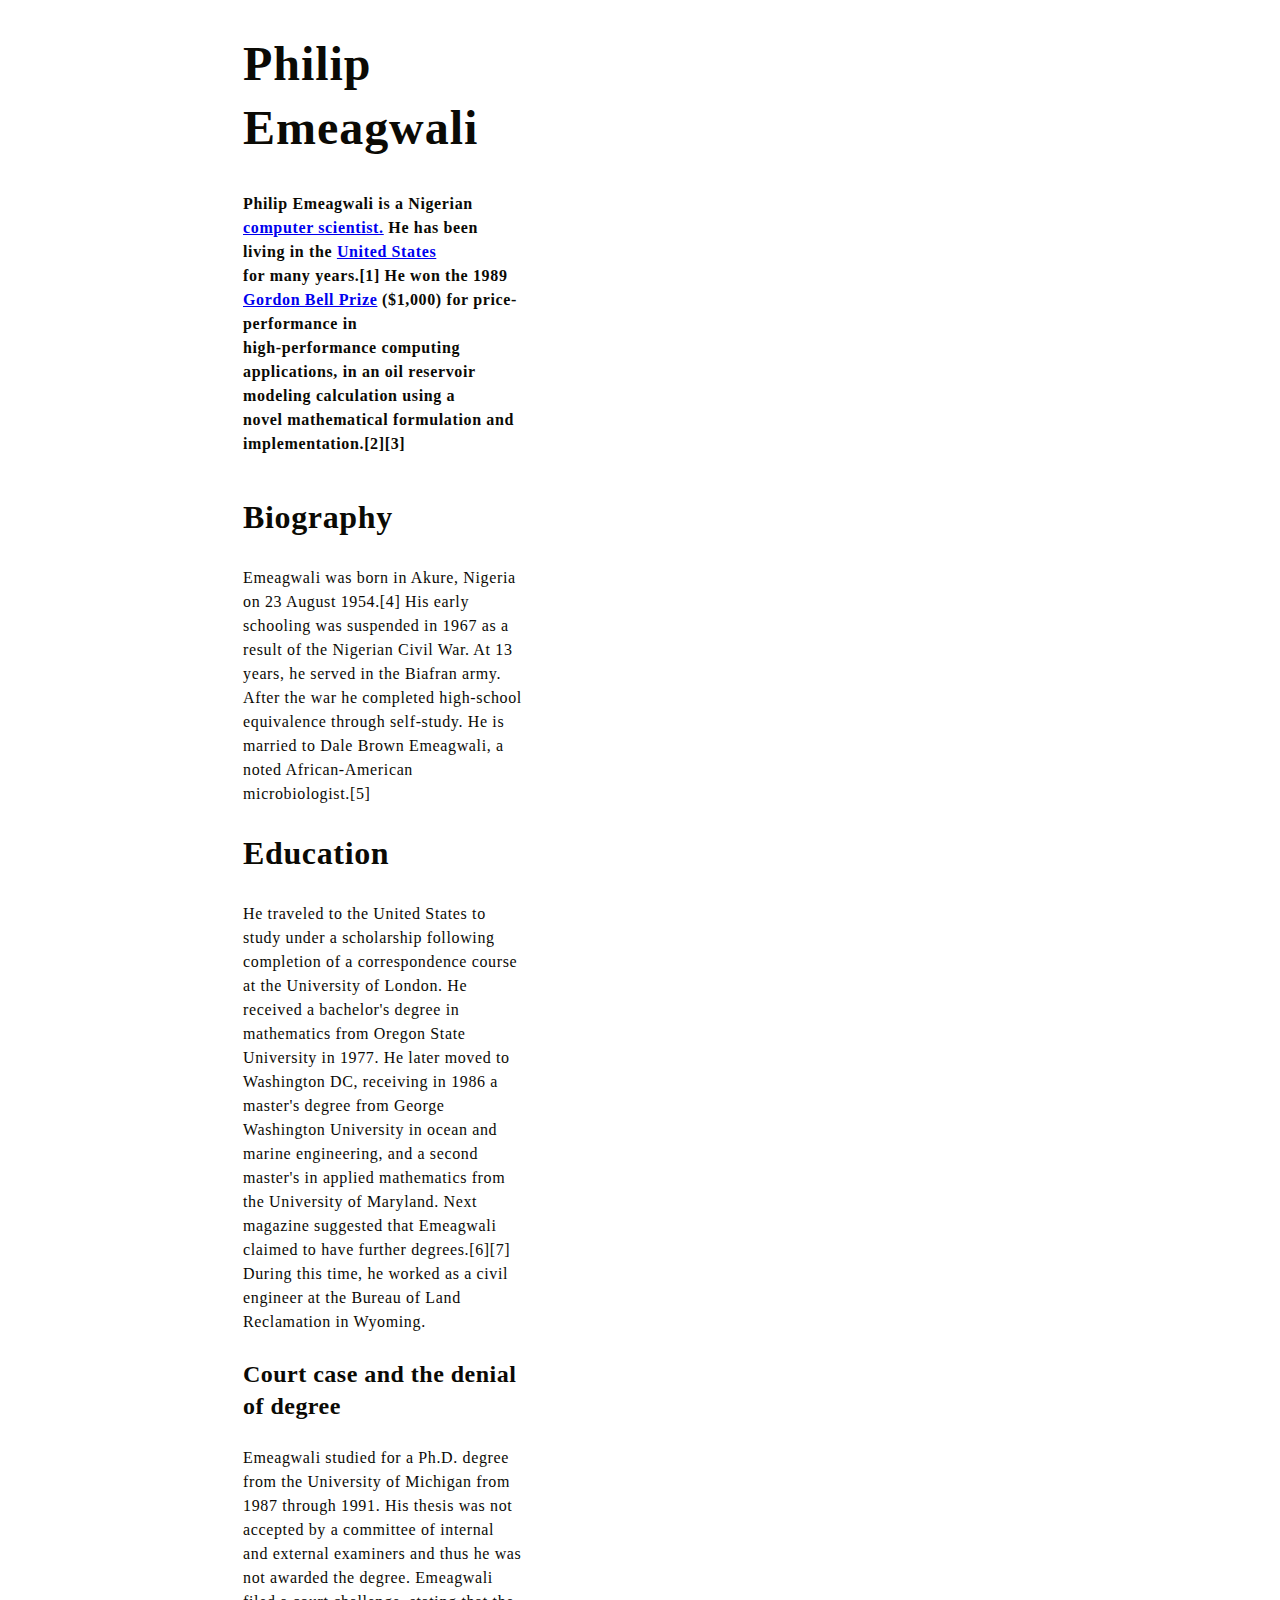
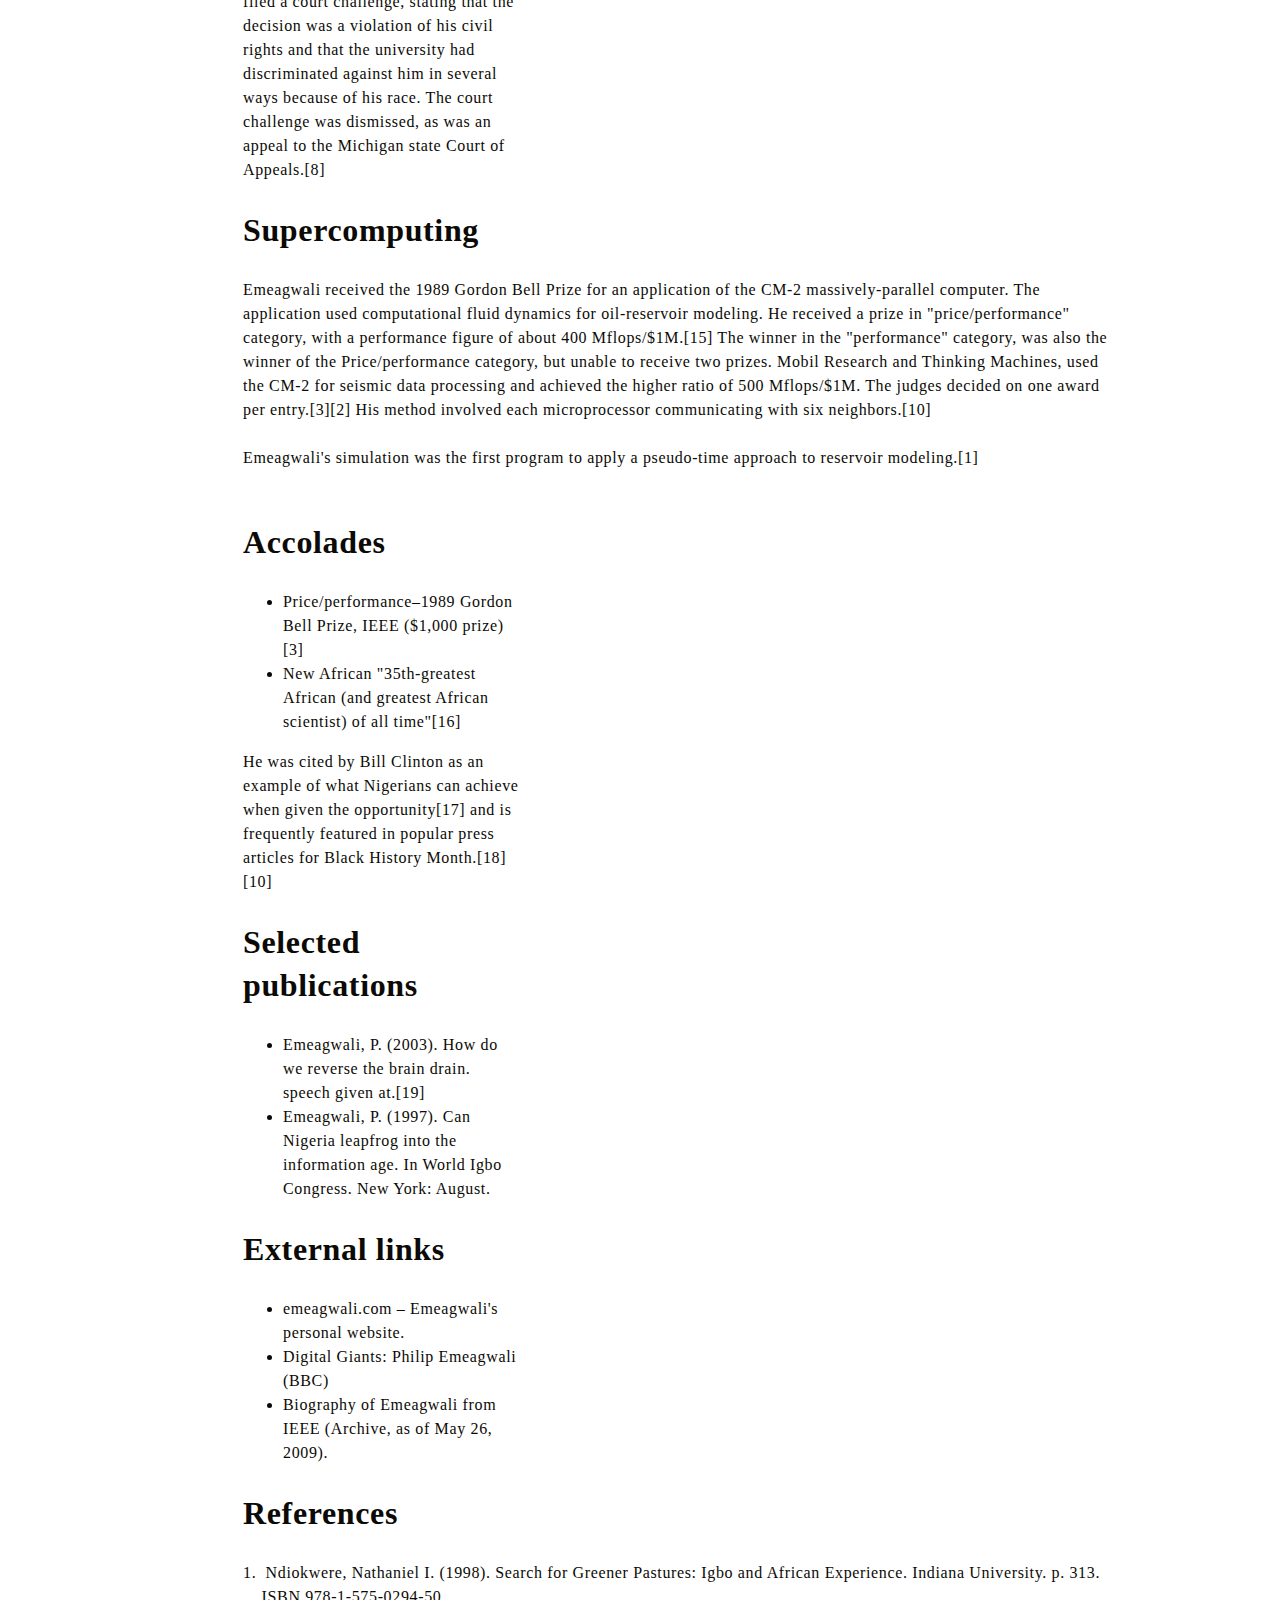
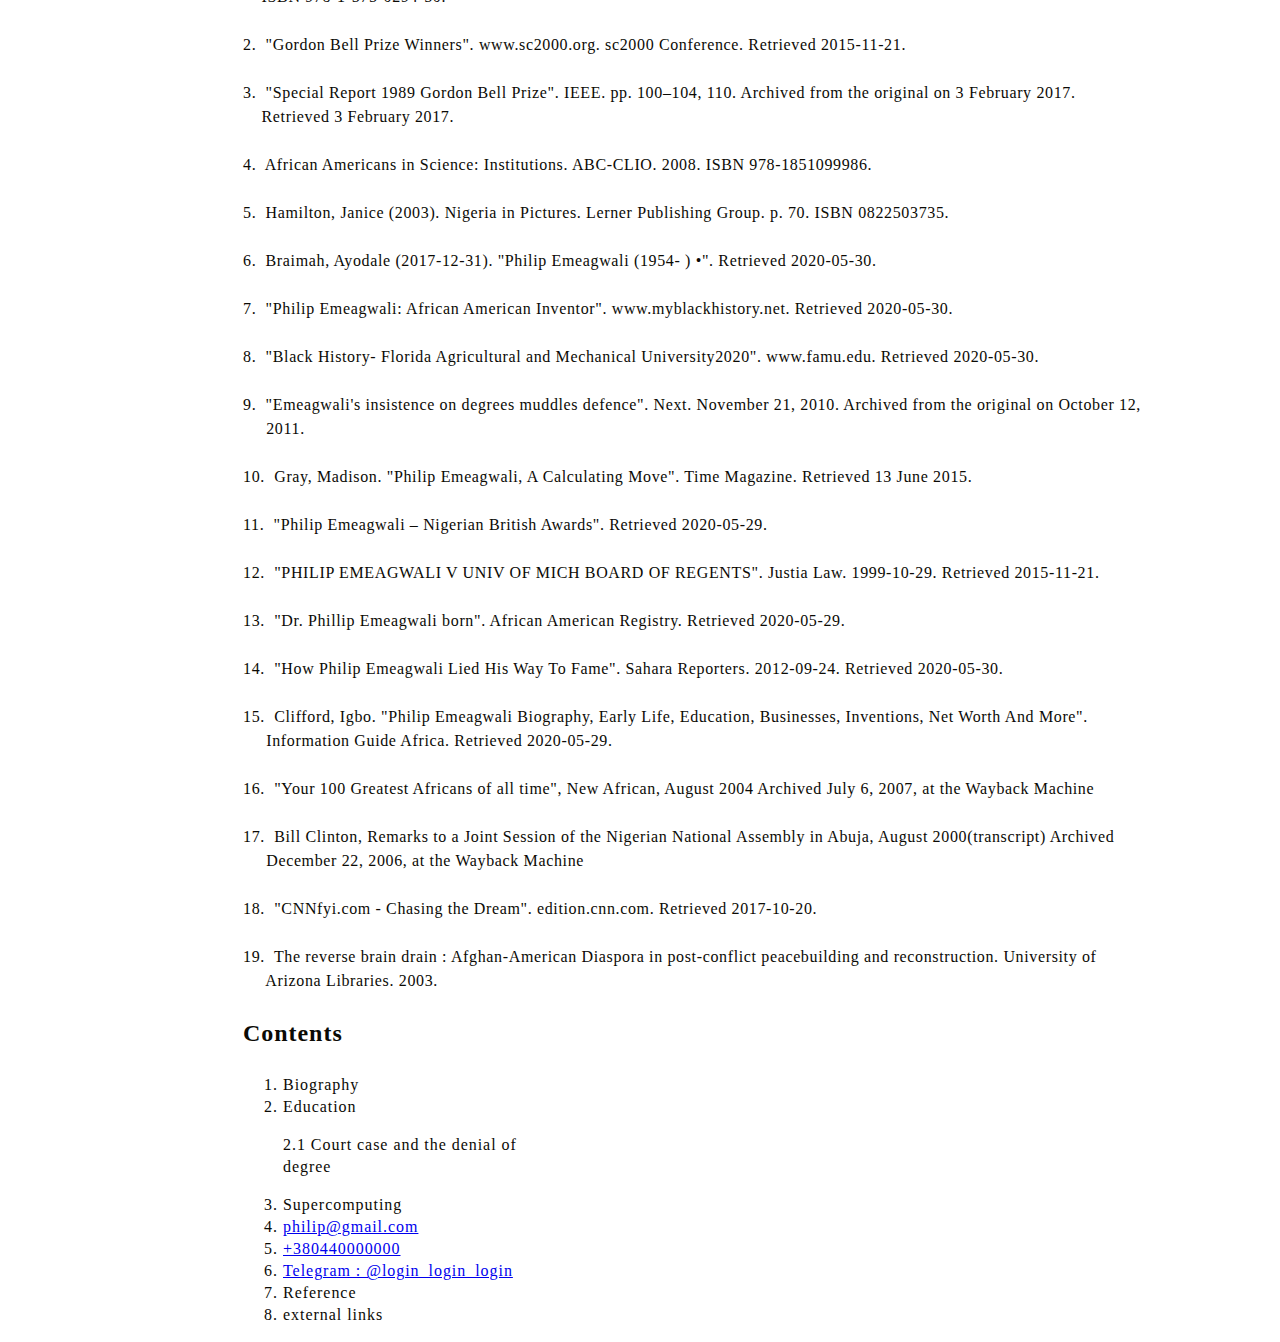
<file: HW1/index.html>
<!DOCTYPE html>
<html lang="en">
<head>
    <meta charset="UTF-8">
    <meta http-equiv="X-UA-Compatible" content="IE=edge">
    <meta name="viewport" content="width=device-width, initial-scale=1.0">
    <title>Homework1</title>
</head>
<body>
    <div style="margin-left: 235px; margin-right: 750px; color: #0B0A05;">
        <h1 style="font-family: 'Playfair Display';
                    font-style: normal;
                    font-weight: 900;
                    font-size: 48px;
                    line-height: 64px;
                    letter-spacing: 0.02em;">Philip Emeagwali</h1>
        <p style=" font-family: 'Open Sans';
                    font-style: normal;
                    font-weight: 700;
                    font-size: 16px;
                    line-height: 24px;
                    letter-spacing: 0.04em;
                    margin-bottom: 40px;">
            Philip Emeagwali is a Nigerian <a href="https://en.wikipedia.org/wiki/Computer_scientist" target="_blank"> computer scientist.</a> He has been living in the <a href="https://en.wikipedia.org/wiki/United_States" target="_blank">United States </a> <br>
            for many years.[1] He won the 1989 <a href="https://en.wikipedia.org/wiki/Gordon_Bell_Prize" target="_blank">Gordon Bell Prize</a> ($1,000) for price-performance in <br>
            high-performance computing applications, in an oil reservoir modeling calculation using a <br>
            novel mathematical formulation and implementation.[2][3]</p>
        <h2 style="font-family: 'Playfair Display';
                    font-style: normal;
                    font-weight: 900;
                    font-size: 32px;
                    line-height: 43px;
                    letter-spacing: 0.02em;">Biography</h2>
        <p style="font-family: 'Open Sans';
                    font-style: normal;
                    font-weight: 400;
                    font-size: 16px;
                    line-height: 24px;
                    letter-spacing: 0.04em;">
            Emeagwali was born in Akure, Nigeria on 23 August 1954.[4] His early schooling was suspended in 1967 as a result of the
            Nigerian Civil War. At 13 years, he served in the Biafran army. After the war he completed high-school equivalence
            through self-study.
            He is married to Dale Brown Emeagwali, a noted African-American microbiologist.[5]
        </p>

        <h2 style="font-family: 'Playfair Display';
                    font-style: normal;
                    font-weight: 900;
                    font-size: 32px;
                    line-height: 43px;
                    letter-spacing: 0.02em;">Education</h2>
        <p style="font-family: 'Open Sans';
                    font-style: normal;
                    font-weight: 400;
                    font-size: 16px;
                    line-height: 24px;
                    letter-spacing: 0.04em;">
            He traveled to the United States to study under a scholarship following completion of a correspondence course at the
            University of London. He received a bachelor's degree in mathematics from Oregon State University in 1977. He later
            moved to Washington DC, receiving in 1986 a master's degree from George Washington University in ocean and marine
            engineering, and a second master's in applied mathematics from the University of Maryland. Next magazine suggested that
            Emeagwali claimed to have further degrees.[6][7] During this time, he worked as a civil engineer at the Bureau of Land
            Reclamation in Wyoming.
        </p>

        <h3 style="font-family: 'Playfair Display';
                    font-style: normal;
                    font-weight: 900;
                    font-size: 24px;
                    line-height: 32px;
                    letter-spacing: 0.02em;">Court case and the denial of degree</h3>
        <p style="font-family: 'Open Sans';
                    font-style: normal;
                    font-weight: 400;
                    font-size: 16px;
                    line-height: 24px;
                    letter-spacing: 0.04em;">
            Emeagwali studied for a Ph.D. degree from the University of Michigan from 1987 through 1991. His thesis was not accepted
            by a committee of internal and external examiners and thus he was not awarded the degree. Emeagwali filed a court
            challenge, stating that the decision was a violation of his civil rights and that the university had discriminated
            against him in several ways because of his race. The court challenge was dismissed, as was an appeal to the Michigan
            state Court of Appeals.[8]
        </p>

        <h2 style="font-family: 'Playfair Display';
                    font-style: normal;
                    font-weight: 900;
                    font-size: 32px;
                    line-height: 43px;
                    letter-spacing: 0.02em;">Supercomputing</h2>
        <pre style="font-family: 'Open Sans';
                    font-style: normal;
                    font-weight: 400;
                    font-size: 16px;
                    line-height: 24px;
                    letter-spacing: 0.04em;">
Emeagwali received the 1989 Gordon Bell Prize for an application of the CM-2 massively-parallel computer. The
application used computational fluid dynamics for oil-reservoir modeling. He received a prize in "price/performance"
category, with a performance figure of about 400 Mflops/$1M.[15] The winner in the "performance" category, was also the
winner of the Price/performance category, but unable to receive two prizes. Mobil Research and Thinking Machines, used
the CM-2 for seismic data processing and achieved the higher ratio of 500 Mflops/$1M. The judges decided on one award
per entry.[3][2] His method involved each microprocessor communicating with six neighbors.[10]
            
Emeagwali's simulation was the first program to apply a pseudo-time approach to reservoir modeling.[1]
        </pre>

        <h2 style="font-family: 'Playfair Display';
                    font-style: normal;
                    font-weight: 900;
                    font-size: 32px;
                    line-height: 43px;
                    letter-spacing: 0.02em;">Accolades</h2>
        <ul style="font-family: 'Open Sans';
                    font-style: normal;
                    font-weight: 400;
                    font-size: 16px;
                    line-height: 24px;
                    letter-spacing: 0.04em;">
            <li>Price/performance–1989 Gordon Bell Prize, IEEE ($1,000 prize)[3]</li>
            <li>New African "35th-greatest African (and greatest African scientist) of all time"[16]</li>
        </ul>

        <p style="font-family: 'Open Sans';
                    font-style: normal;
                    font-weight: 400;
                    font-size: 16px;
                    line-height: 24px;
                    letter-spacing: 0.04em;">
            He was cited by Bill Clinton as an example of what Nigerians can achieve when given the opportunity[17] and is
            frequently featured in popular press articles for Black History Month.[18][10]
        </p>

        <h2 style="font-family: 'Playfair Display';
                    font-style: normal;
                    font-weight: 900;
                    font-size: 32px;
                    line-height: 43px;
                    letter-spacing: 0.02em;">Selected publications</h2>
        <ul style="font-family: 'Open Sans';
                    font-style: normal;
                    font-weight: 400;
                    font-size: 16px;
                    line-height: 24px;
                    letter-spacing: 0.04em;">
            <li>Emeagwali, P. (2003). How do we reverse the brain drain. speech given at.[19]</li>
            <li>Emeagwali, P. (1997). Can Nigeria leapfrog into the information age. In World Igbo Congress. New York: August.</li>
        </ul>

        <h2 style="font-family: 'Playfair Display';
                    font-style: normal;
                    font-weight: 900;
                    font-size: 32px;
                    line-height: 43px;
                    letter-spacing: 0.02em;">External links</h2>
        <ul style="font-family: 'Open Sans';
                    font-style: normal;
                    font-weight: 400;
                    font-size: 16px;
                    line-height: 24px;
                    letter-spacing: 0.04em;">
            <li>emeagwali.com – Emeagwali's personal website.</li>
            <li>Digital Giants: Philip Emeagwali (BBC)</li>
            <li>Biography of Emeagwali from IEEE (Archive, as of May 26, 2009).</li>
        </ul>

        <h2 style="font-family: 'Playfair Display';
                    font-style: normal;
                    font-weight: 900;
                    font-size: 32px;
                    line-height: 43px;
                    letter-spacing: 0.02em;">References</h2>
<pre style="font-family: 'Open Sans';
            font-style: normal;
            font-weight: 400;
            font-size: 16px;
            line-height: 24px;
            letter-spacing: 0.04em;">
1.  Ndiokwere, Nathaniel I. (1998). Search for Greener Pastures: Igbo and African Experience. Indiana University. p. 313.
    ISBN 978-1-575-0294-50.

2.  "Gordon Bell Prize Winners". www.sc2000.org. sc2000 Conference. Retrieved 2015-11-21.

3.  "Special Report 1989 Gordon Bell Prize". IEEE. pp. 100–104, 110. Archived from the original on 3 February 2017.
    Retrieved 3 February 2017.

4.  African Americans in Science: Institutions. ABC-CLIO. 2008. ISBN 978-1851099986.

5.  Hamilton, Janice (2003). Nigeria in Pictures. Lerner Publishing Group. p. 70. ISBN 0822503735.

6.  Braimah, Ayodale (2017-12-31). "Philip Emeagwali (1954- ) •". Retrieved 2020-05-30.

7.  "Philip Emeagwali: African American Inventor". www.myblackhistory.net. Retrieved 2020-05-30.

8.  "Black History- Florida Agricultural and Mechanical University2020". www.famu.edu. Retrieved 2020-05-30.

9.  "Emeagwali's insistence on degrees muddles defence". Next. November 21, 2010. Archived from the original on October 12,
     2011.

10.  Gray, Madison. "Philip Emeagwali, A Calculating Move". Time Magazine. Retrieved 13 June 2015.

11.  "Philip Emeagwali – Nigerian British Awards". Retrieved 2020-05-29.

12.  "PHILIP EMEAGWALI V UNIV OF MICH BOARD OF REGENTS". Justia Law. 1999-10-29. Retrieved 2015-11-21.

13.  "Dr. Phillip Emeagwali born". African American Registry. Retrieved 2020-05-29.

14.  "How Philip Emeagwali Lied His Way To Fame". Sahara Reporters. 2012-09-24. Retrieved 2020-05-30.

15.  Clifford, Igbo. "Philip Emeagwali Biography, Early Life, Education, Businesses, Inventions, Net Worth And More".
     Information Guide Africa. Retrieved 2020-05-29.

16.  "Your 100 Greatest Africans of all time", New African, August 2004 Archived July 6, 2007, at the Wayback Machine

17.  Bill Clinton, Remarks to a Joint Session of the Nigerian National Assembly in Abuja, August 2000(transcript) Archived
     December 22, 2006, at the Wayback Machine

18.  "CNNfyi.com - Chasing the Dream". edition.cnn.com. Retrieved 2017-10-20.

19.  The reverse brain drain : Afghan-American Diaspora in post-conflict peacebuilding and reconstruction. University of
     Arizona Libraries. 2003.
</pre>      

    <h3 style="font-family: 'Open Sans';
                font-style: normal;
                font-weight: 700;
                font-size: 24px;
                line-height: 33px;
                letter-spacing: 0.04em;">Contents</h3>
    <ol style="font-family: 'Open Sans';
                font-style: normal;
                font-weight: 400;
                font-size: 16px;
                line-height: 22px;
                letter-spacing: 0.06em;">
        <li>Biography</li>
        <li>Education
            <p>2.1 Court case and the denial of degree</p>
        </li>
        <li>Supercomputing</li>
        <li> <a href="mailto:philip@gmail.com">philip@gmail.com</a></li>
        <li> <a href="tel:+380440000000">+380440000000</a> </li>
        <li> <a href="https://t.me/login"> Telegram : @login_login_login</a></li>
        <li>Reference</li>
        <li>external links</li>
    </ol>

    </div>
    
</body>
</html>
</file>
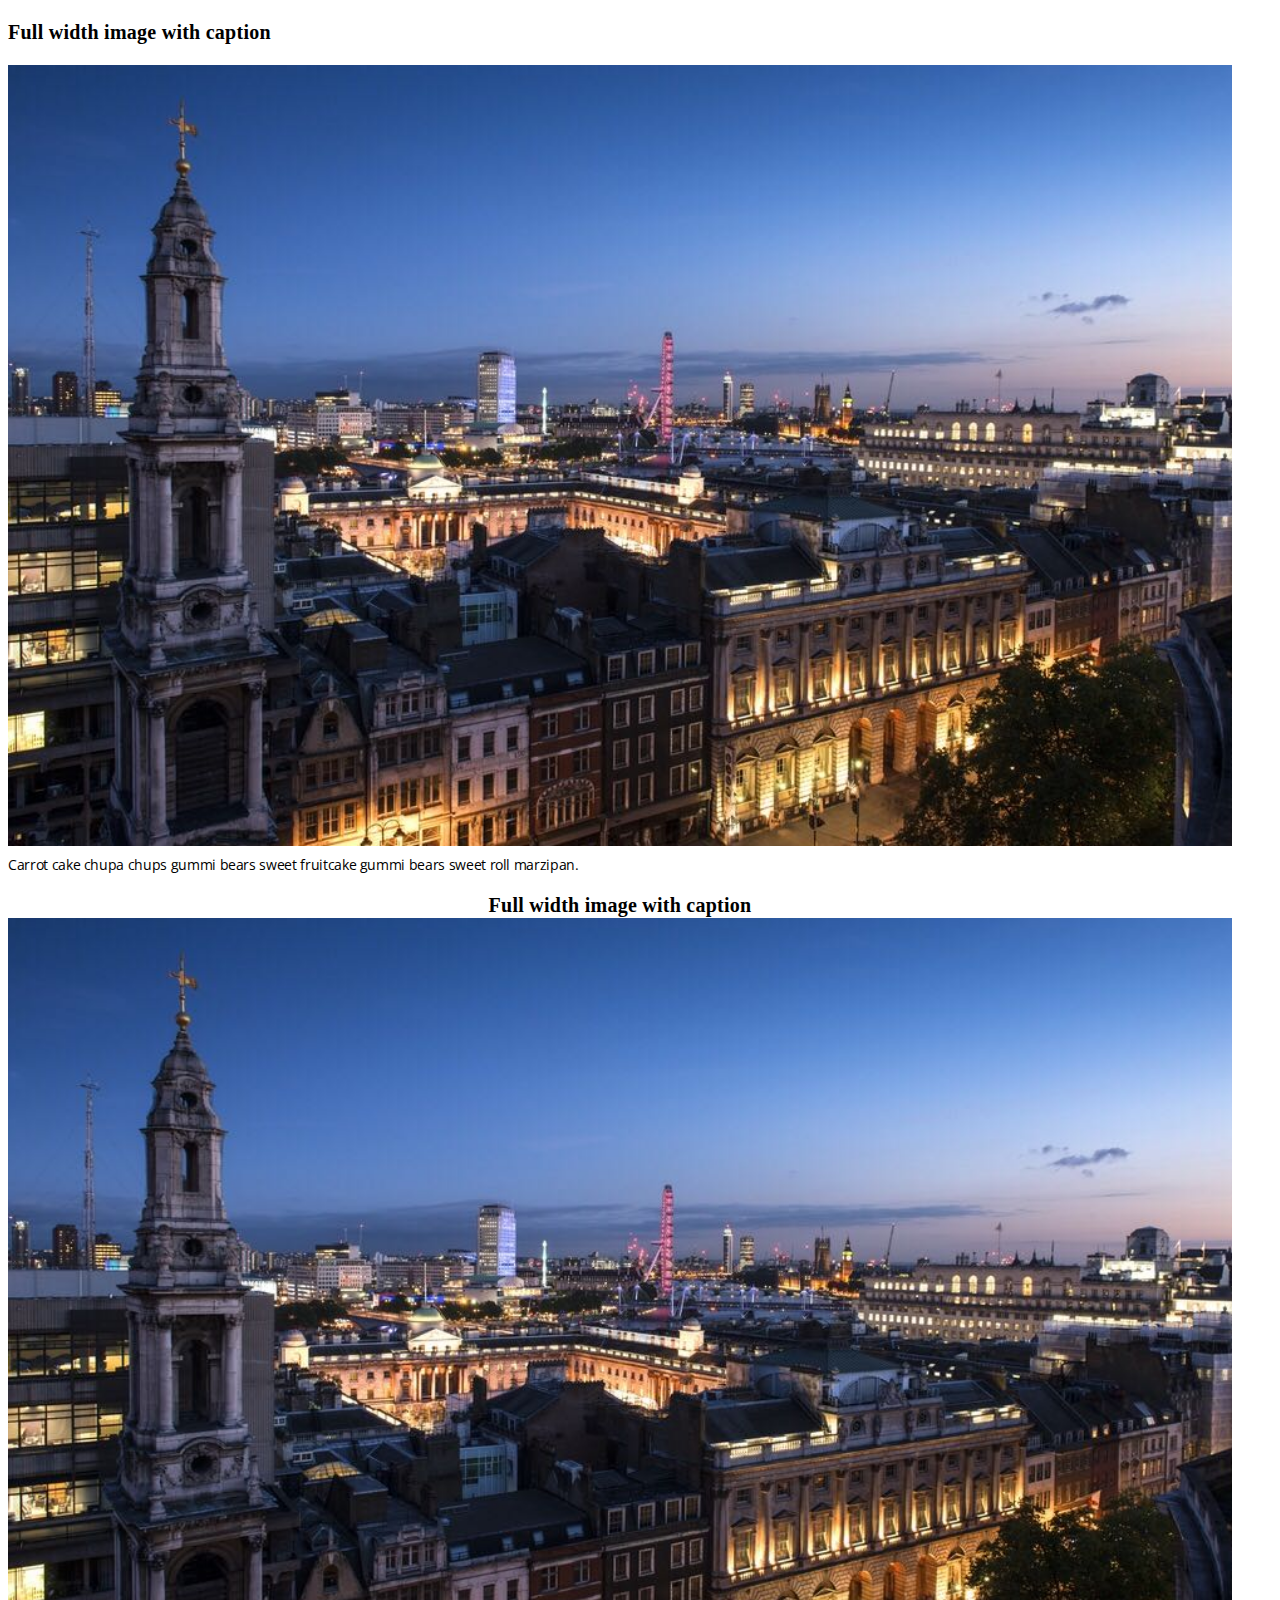
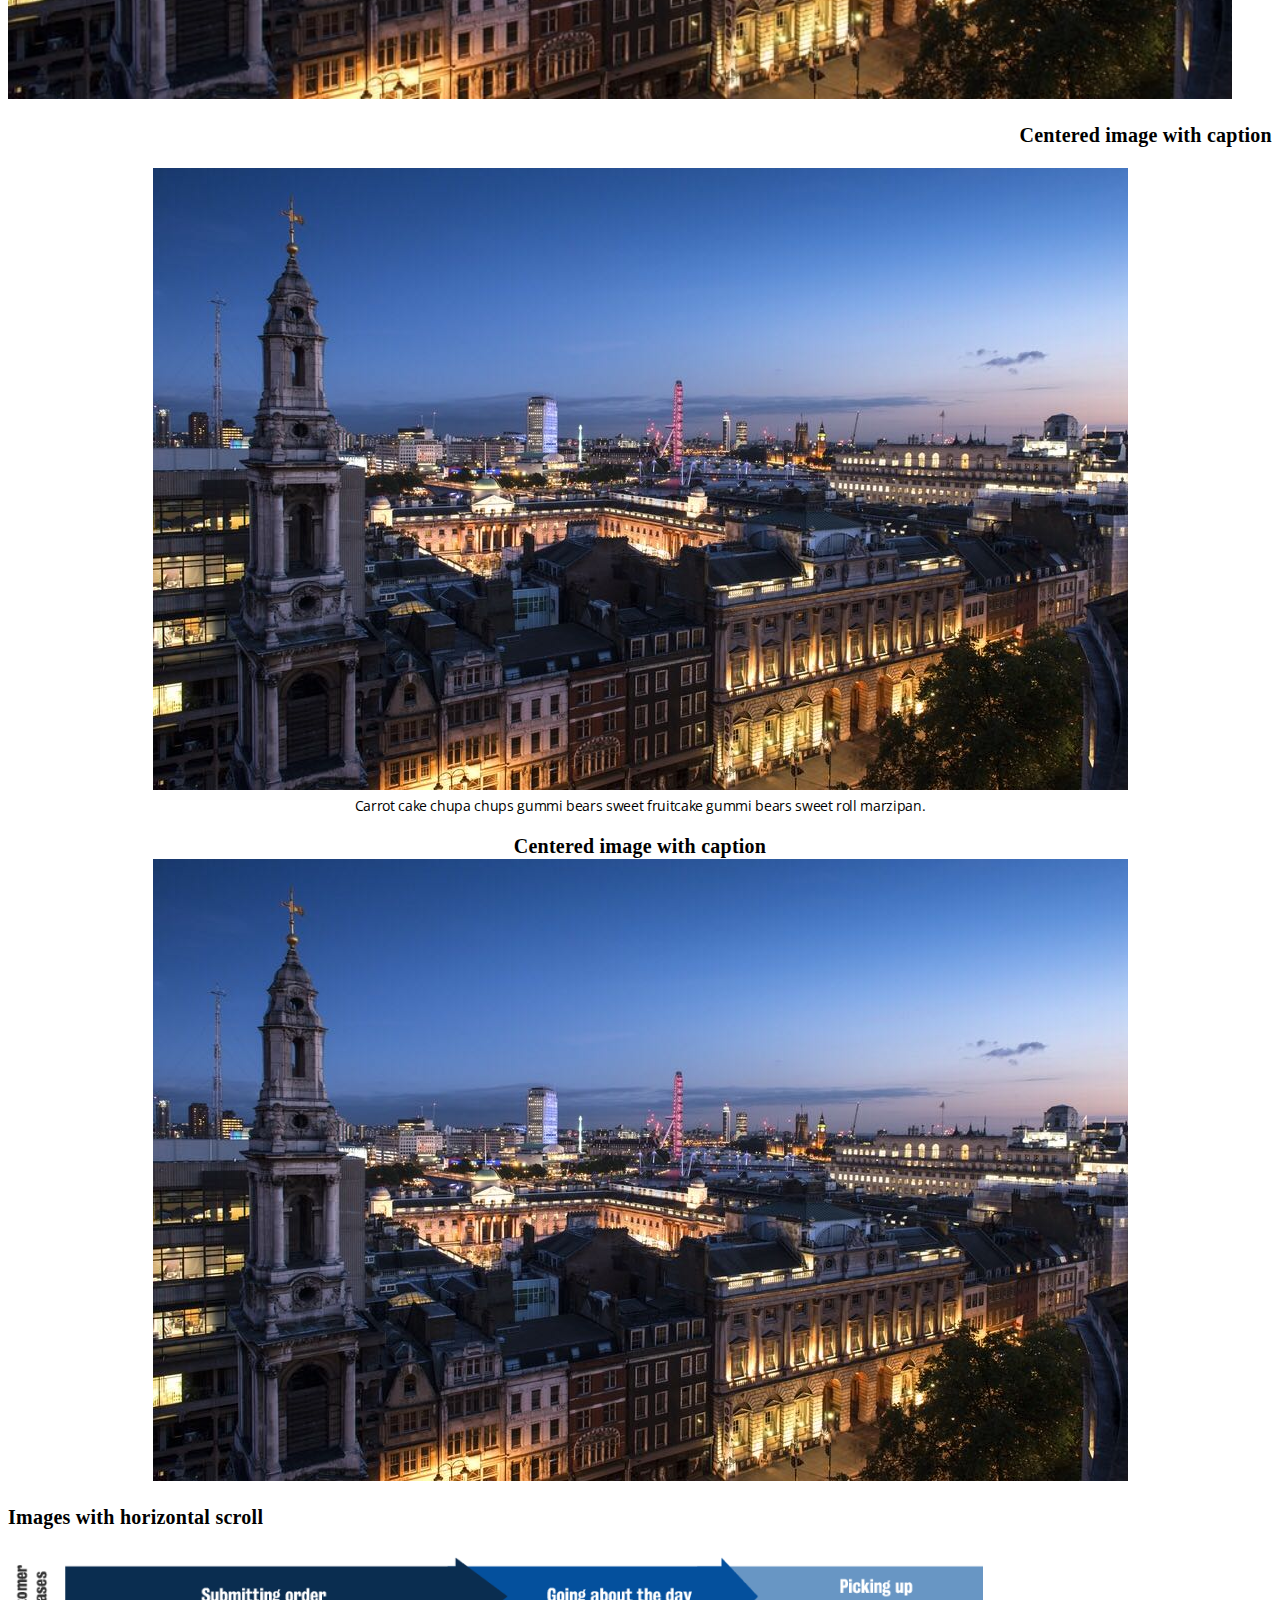
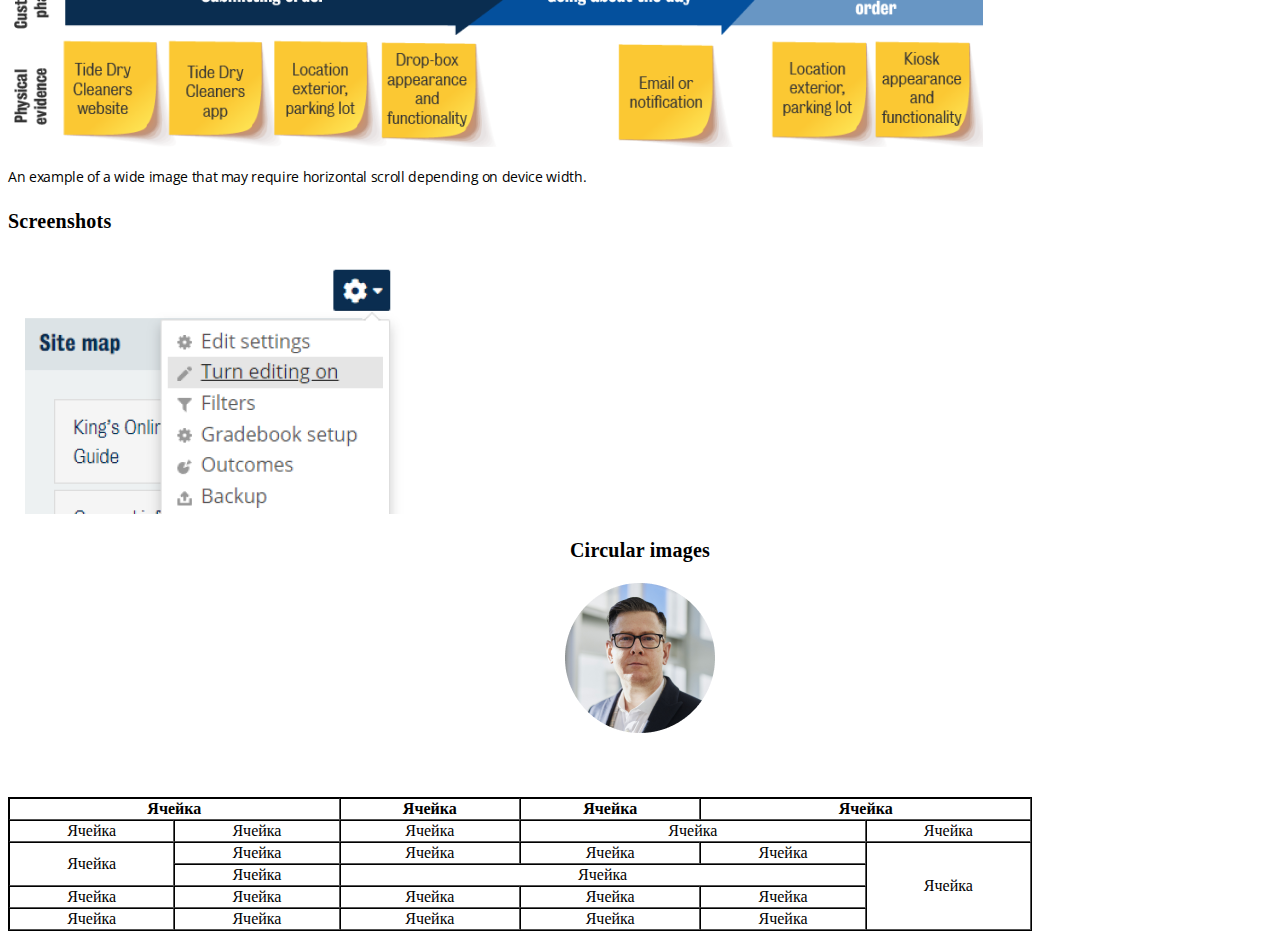
<file: HW2/index.html>
<!DOCTYPE html>
<html lang="en">
<head>
    <meta charset="UTF-8">
    <meta http-equiv="X-UA-Compatible" content="IE=edge">
    <meta name="viewport" content="width=device-width, initial-scale=1.0">
    <link rel="preconnect" href="https://fonts.googleapis.com">
    <link rel="preconnect" href="https://fonts.gstatic.com" crossorigin>
    <link href="https://fonts.googleapis.com/css2?family=Montserrat:wght@400;500;600&family=Open+Sans&display=swap"
        rel="stylesheet">
    <title>Homework2</title>
</head>
<body>
    <div>
        <p style="font-family: 'KingsBureauGrot';
                            font-style: normal;
                            font-weight: 700;
                            font-size: 20px;
                            line-height: 25px;
                            letter-spacing: 0.25px;">Full width image with caption</p>
        <figure style="font-family: 'Open Sans';
                    font-style: normal;
                    font-weight: 400;
                    font-size: 14px;
                    line-height: 24px;
                    letter-spacing: -0.025em;
                    margin-inline-start: 0px;">
            <img src="./img/image 3.png" alt="City" width="100%">
            <figcaption>Carrot cake chupa chups gummi bears sweet fruitcake gummi bears sweet roll marzipan.</figcaption>
        </figure>

        <figure style="margin-inline-start: 0px;">
            <figcaption style="font-family: 'KingsBureauGrot';
                                font-style: normal;
                                font-weight: 700;
                                font-size: 20px;
                                line-height: 25px;
                                letter-spacing: 0.25px;
                                text-align: center;">Full width image with caption</figcaption>
            <img src="./img/image 3.png" alt="City" width="100%">
        </figure>

        <p style="font-family: 'KingsBureauGrot';
                    font-style: normal;
                    font-weight: 700;
                    font-size: 20px;
                    line-height: 25px;
                    letter-spacing: 0.25px;
                    text-align: end;">Centered image with caption</p>
        <figure style="text-align: center;">
            <img src="./img/image 3.png" alt="City" >
            <figcaption style="font-family: 'Open Sans';
                    font-style: normal;
                    font-weight: 400;
                    font-size: 14px;
                    line-height: 24px;
                    letter-spacing: -0.025em;">Carrot cake chupa chups gummi bears sweet fruitcake gummi bears sweet roll marzipan.</figcaption>
        </figure>

        <figure style="text-align: center;">
            <figcaption style="font-family: 'KingsBureauGrot';
                    font-style: normal;
                    font-weight: 700;
                    font-size: 20px;
                    line-height: 25px;
                    letter-spacing: 0.25px;">Centered image with caption</figcaption>
            <img src="./img/image 3.png" alt="City">
        </figure>

        <p style="font-family: 'KingsBureauGrot';
                    font-style: normal;
                    font-weight: 700;
                    font-size: 20px;
                    line-height: 25px;
                    letter-spacing: 0.25px;
                    text-align: left;">Images with horizontal scroll</p>
        <img src="./img/image 7.png" alt="Scroll">
        <p style="font-family: 'Open Sans';
                    font-style: normal;
                    font-weight: 400;
                    font-size: 14px;
                    line-height: 24px;
                    letter-spacing: -0.025em;">An example of a wide image that may require horizontal scroll depending on device width.</p>
        
        <p style="font-family: 'KingsBureauGrot';
                    font-style: normal;
                    font-weight: 700;
                    font-size: 20px;
                    line-height: 25px;
                    letter-spacing: 0.25px;
                    text-align: left;">Screenshots</p>
        <img src="./img/image 8.png" alt="Screenshots">

        <div style="text-align: center;">
            <p style="font-family: 'KingsBureauGrot';
                        font-style: normal;
                        font-weight: 700;
                        font-size: 20px;
                        line-height: 25px;
                        letter-spacing: 0.25px;
                        text-align: center;">Circular images</p>
            <img src="./img/image 9.png" alt="Circular images">
        </div>    
    </div>
    <div>
        <table border="1" cellspacing="0" style="border-style: solid; border-color: black; margin-top: 60px;
                        width: 1024px;
                        height: auto;
                        text-align: center;">
            <thead>
                <tr>
                    <th colspan="2">Ячейка</th>
                    <th>Ячейка</th>
                    <th>Ячейка</th>
                    <th colspan="2">Ячейка</th>
                </tr>
            </thead>
            <tbody>
                <tr>
                    <td>Ячейка</td>
                    <td>Ячейка</td>
                    <td>Ячейка</td>
                    <td colspan="2">Ячейка</td>
                    <td>Ячейка</td>
                </tr>
                <tr>
                    <td rowspan="2">Ячейка</td>
                    <td>Ячейка</td>
                    <td>Ячейка</td>
                    <td>Ячейка</td>
                    <td>Ячейка</td>
                    <td rowspan="4">Ячейка</td>
                </tr>
                <tr>
                    <td>Ячейка</td>
                    <td colspan="3">Ячейка</td>
                </tr>
                <tr>
                    <td>Ячейка</td>
                    <td>Ячейка</td>
                    <td>Ячейка</td>
                    <td>Ячейка</td>
                    <td>Ячейка</td>
                </tr>
                <tr>
                    <td>Ячейка</td>
                    <td>Ячейка</td>
                    <td>Ячейка</td>
                    <td>Ячейка</td>
                    <td>Ячейка</td>
                </tr>
            </tbody>
        </table>
    </div>
</body>
</html>
</file>
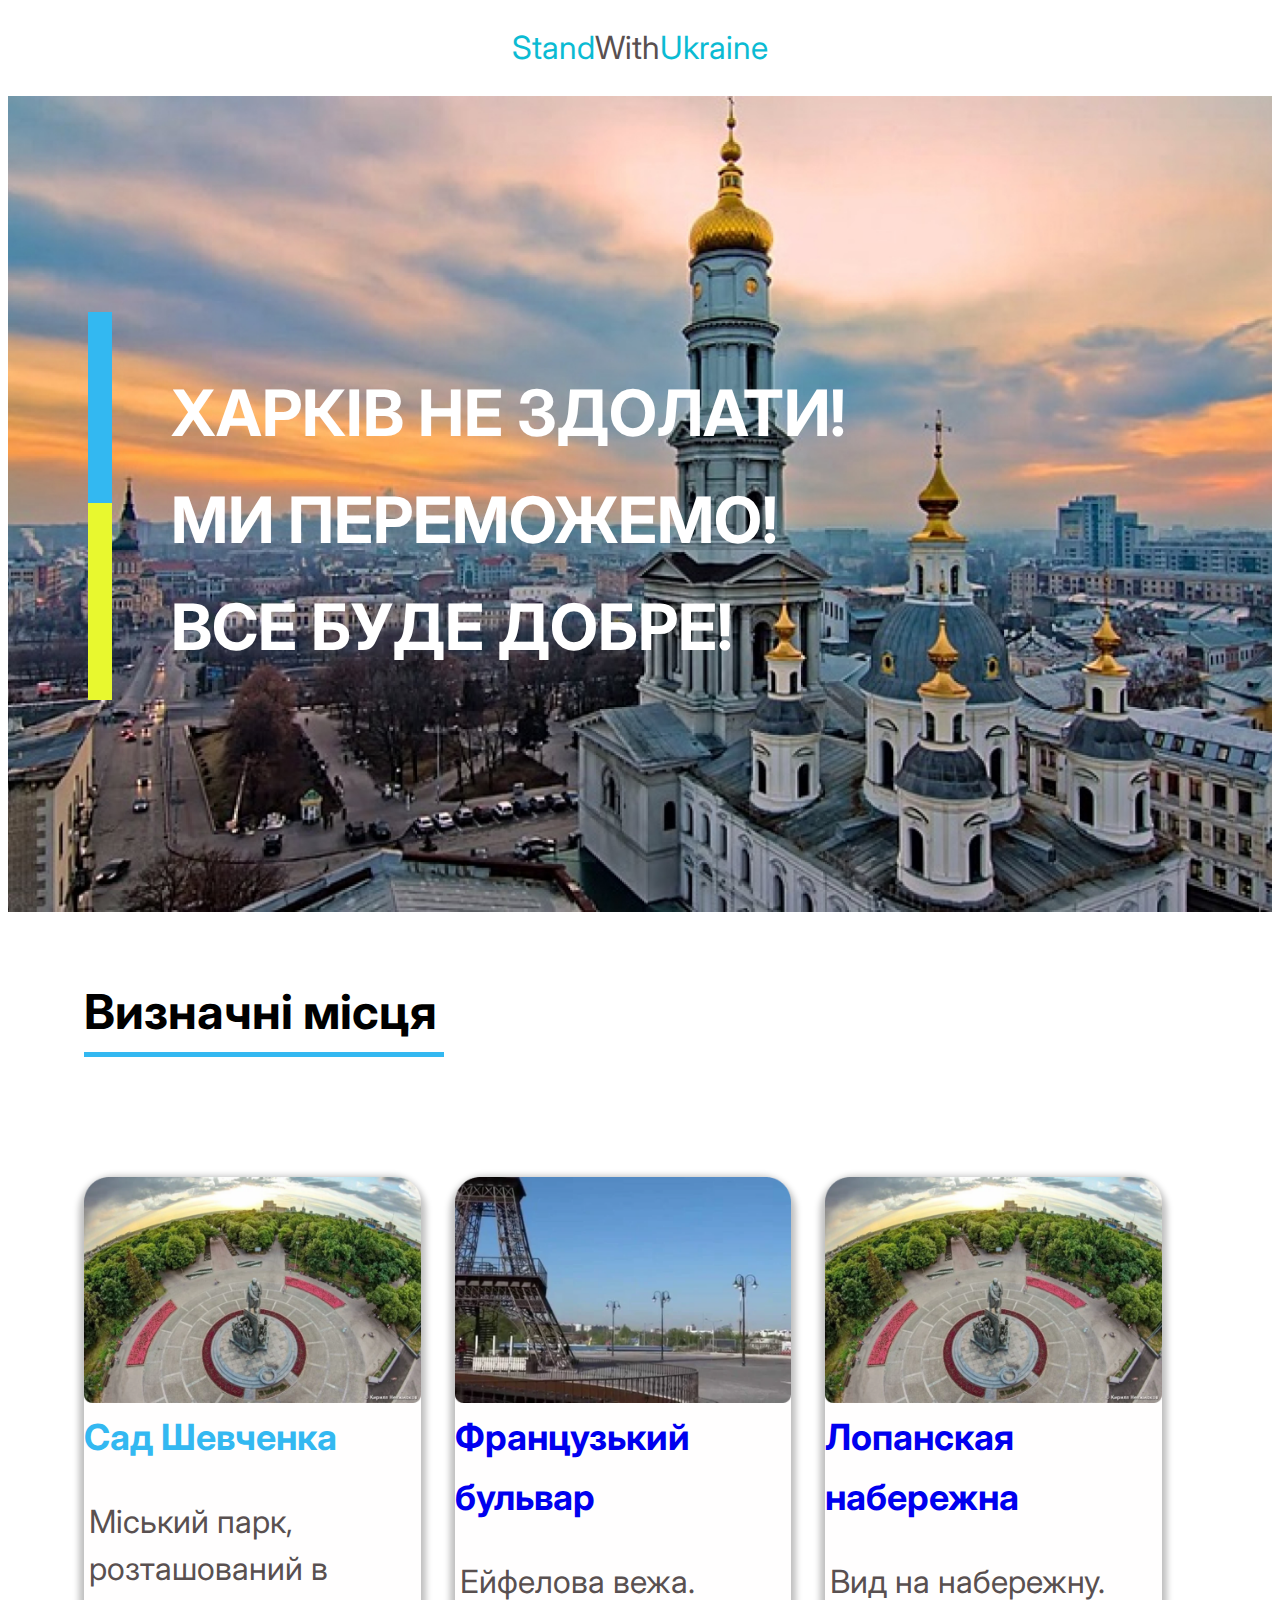
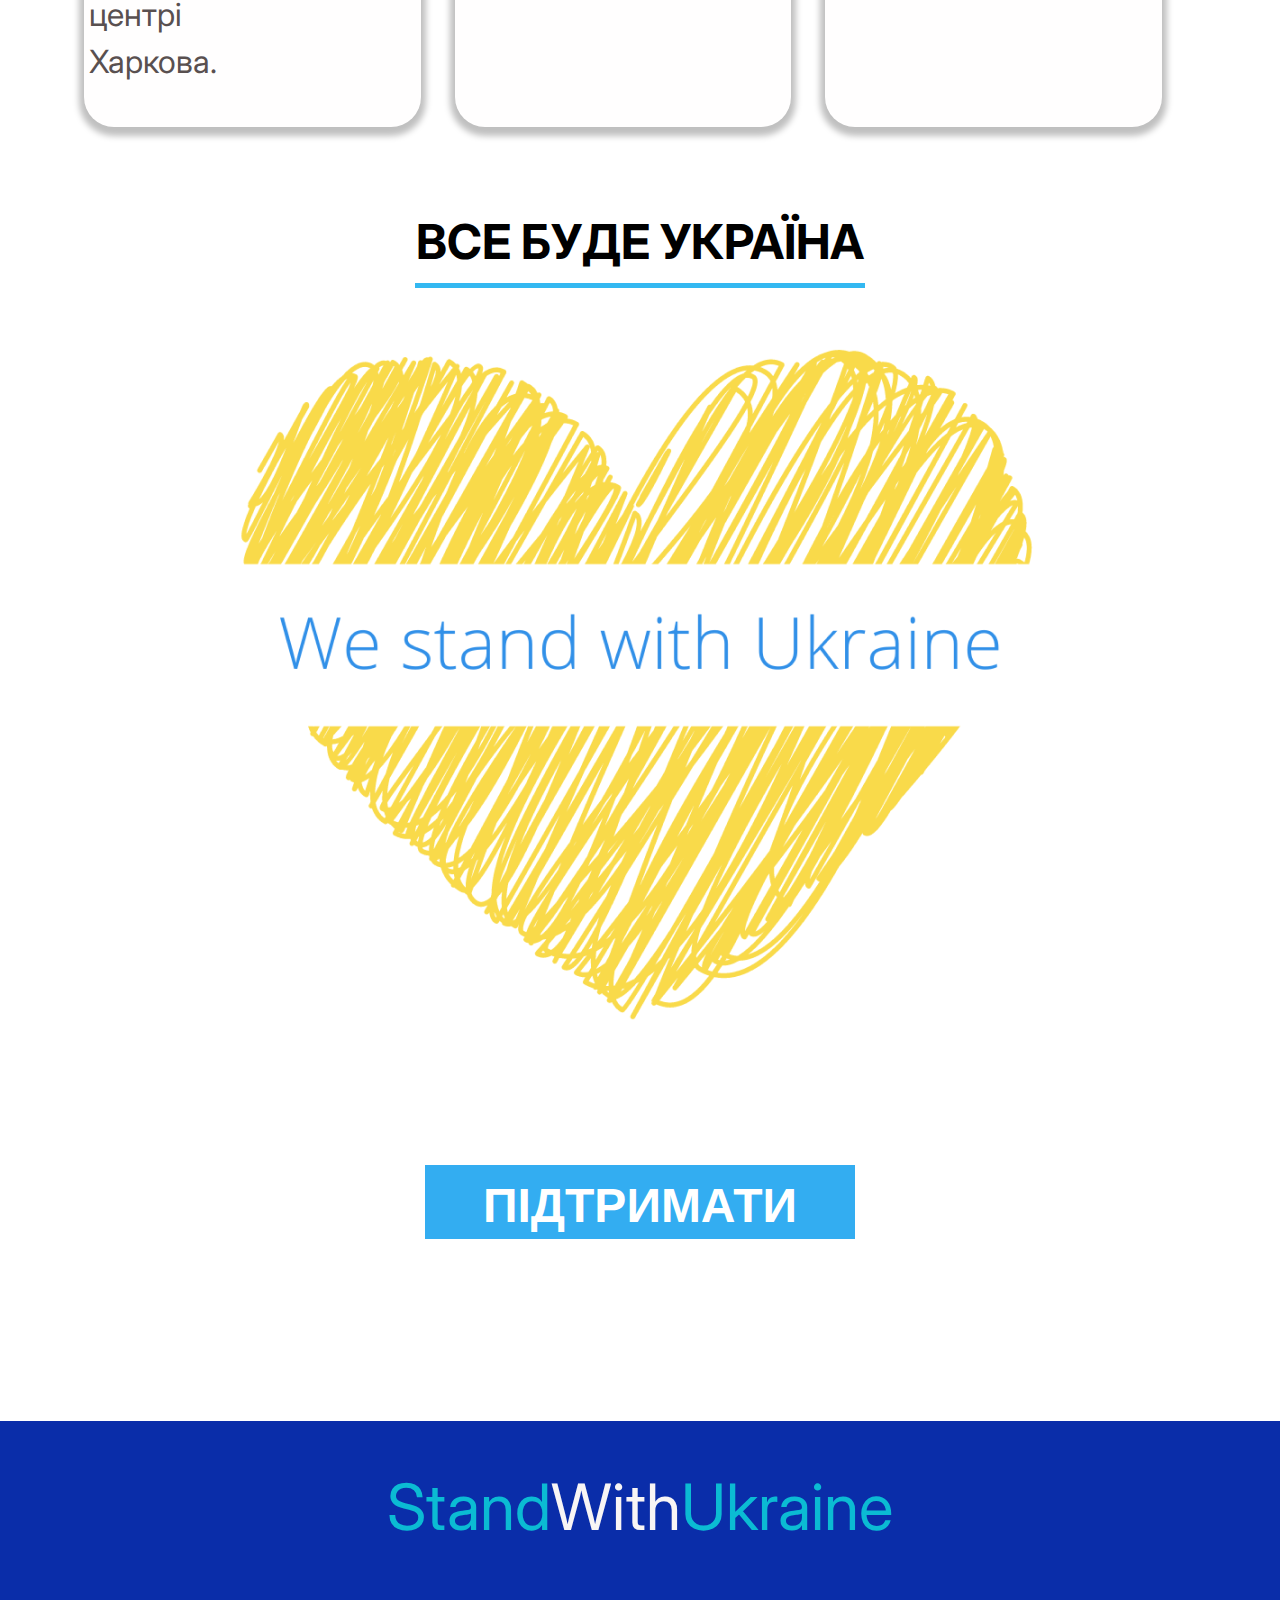
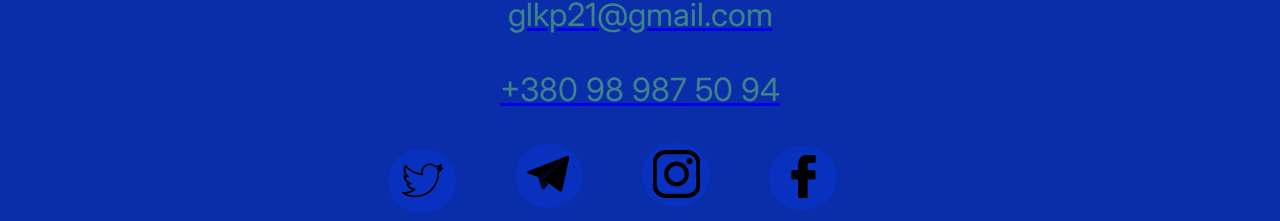
<file: HW3/index.html>
<!DOCTYPE html>
<html lang="en">
<head>
    <meta charset="UTF-8">
    <meta http-equiv="X-UA-Compatible" content="IE=edge">
    <meta name="viewport" content="width=device-width, initial-scale=1.0">
    <title>Homework3</title>

    <link rel="preconnect" href="https://fonts.googleapis.com">
    <link rel="preconnect" href="https://fonts.gstatic.com" crossorigin>
    <link
        href="https://fonts.googleapis.com/css2?family=Inter&family=Montserrat:wght@400;500;600&family=Open+Sans&display=swap"
        rel="stylesheet"
    >
    <link rel="stylesheet" href="./styles.css">
</head>
<body>
    <div class="main">
        <h1 class="stand-witn-Ukraine">Stand<span class="color-word-H1">With</span>Ukraine</h1>
        <div class="bcg-img">
            <img src="./img/flag.png" alt="flag">
            <p class="main-text">Харків НЕ ЗДОЛАТИ! <br>
                                    МИ ПЕРЕМОЖЕМО! <br>
                                    ВСЕ БУДЕ ДОБРЕ!</p>
        </div>
        <div class="places">
            <h2 class="subtitle">Визначні місця</h2>
            <div class="card-row">
                <a class="ref" href="https://uk.wikipedia.org/wiki/%D0%A1%D0%B0%D0%B4_%D1%96%D0%BC%D0%B5%D0%BD%D1%96_%D0%A2%D0%B0%D1%80%D0%B0%D1%81%D0%B0_%D0%A8%D0%B5%D0%B2%D1%87%D0%B5%D0%BD%D0%BA%D0%B0_(%D0%A5%D0%B0%D1%80%D0%BA%D1%96%D0%B2)"
                    target="_blank">
                    <div class="card">
                        <img class="card-img" src="./img/Сад-Шевченко-768x512 1.png" alt="Сад Шевченко"> 
                        <h3 class="card-title1">Сад Шевченка</h3>
                        <p class="card-text">Міський парк, <br> розташований в центрі <br> Харкова.</p>
                    </div>
                </a>
                <a class="ref" href="https://078.com.ua/poster/place/46#close" target="_blank">
                    <div class="card">
                        <img class="card-img" src="./img/Сад-Шевченко-768x512 5.png" alt="Французький бульвар">
                        <h3 class="card-title">Французький бульвар</h3>
                        <p class="card-text">Ейфелова вежа.</p>
                    </div>
                </a>
                <a class="ref" href="http://streets-kharkiv.info/lopanskaya-naberezhnaya" target="_blank">
                    <div class="card">
                        <img class="card-img" src="./img/Сад-Шевченко-768x512 1.png" alt="Лопанская набережна">
                        <h3 class="card-title">Лопанская набережна</h3>
                        <p class="card-text">Вид на набережну.</p>
                    </div>
                </a>
            </div>
        </div>
        <h2 class="subtitle-2">ВСЕ БУДЕ УКРАЇНА</h2>

        <div class="bcg-img2">
            
        </div>

        <button class="btn"><a class="btn-txt" href="https://strong-daffodil-555687.netlify.app/"
                target="_blank">ПІДТРИМАТИ</a></button>
       
    </div>  
        <footer class="footer">
            <div>
                <h1 class="footer-title">Stand<span class="color-footer-title">With</span>Ukraine</h1>
                <a href="mailto:glkp21@gmail.com"><p class="contacts">glkp21@gmail.com</p></a>
                <a href="tel:+380989875094"><p class="contacts">+380 98 987 50 94</p></a>
            </div>
            <div>
                <button class="mess"><a href="https://twitter.com/?lang=ru" target="_blank"><img src="./img/twitter--v1 1.png" alt="Twitter"></a></button>
                <button class="mess"><a href="https://t.me/login" target="_blank"><img src="./img/telegram.png" alt="Telegram"></a></button>
                <button class="mess"><a href="https://www.instagram.com/" target="_blank"><img src="./img/insta.png" alt="Instagram"></a></button>
                <button class="mess"><a href="https://www.facebook.com/" target="_blank"><img src="./img/facebook.png" alt="Facebook"></a></button>
            </div>
        </footer>
</body>
</html>
</file>
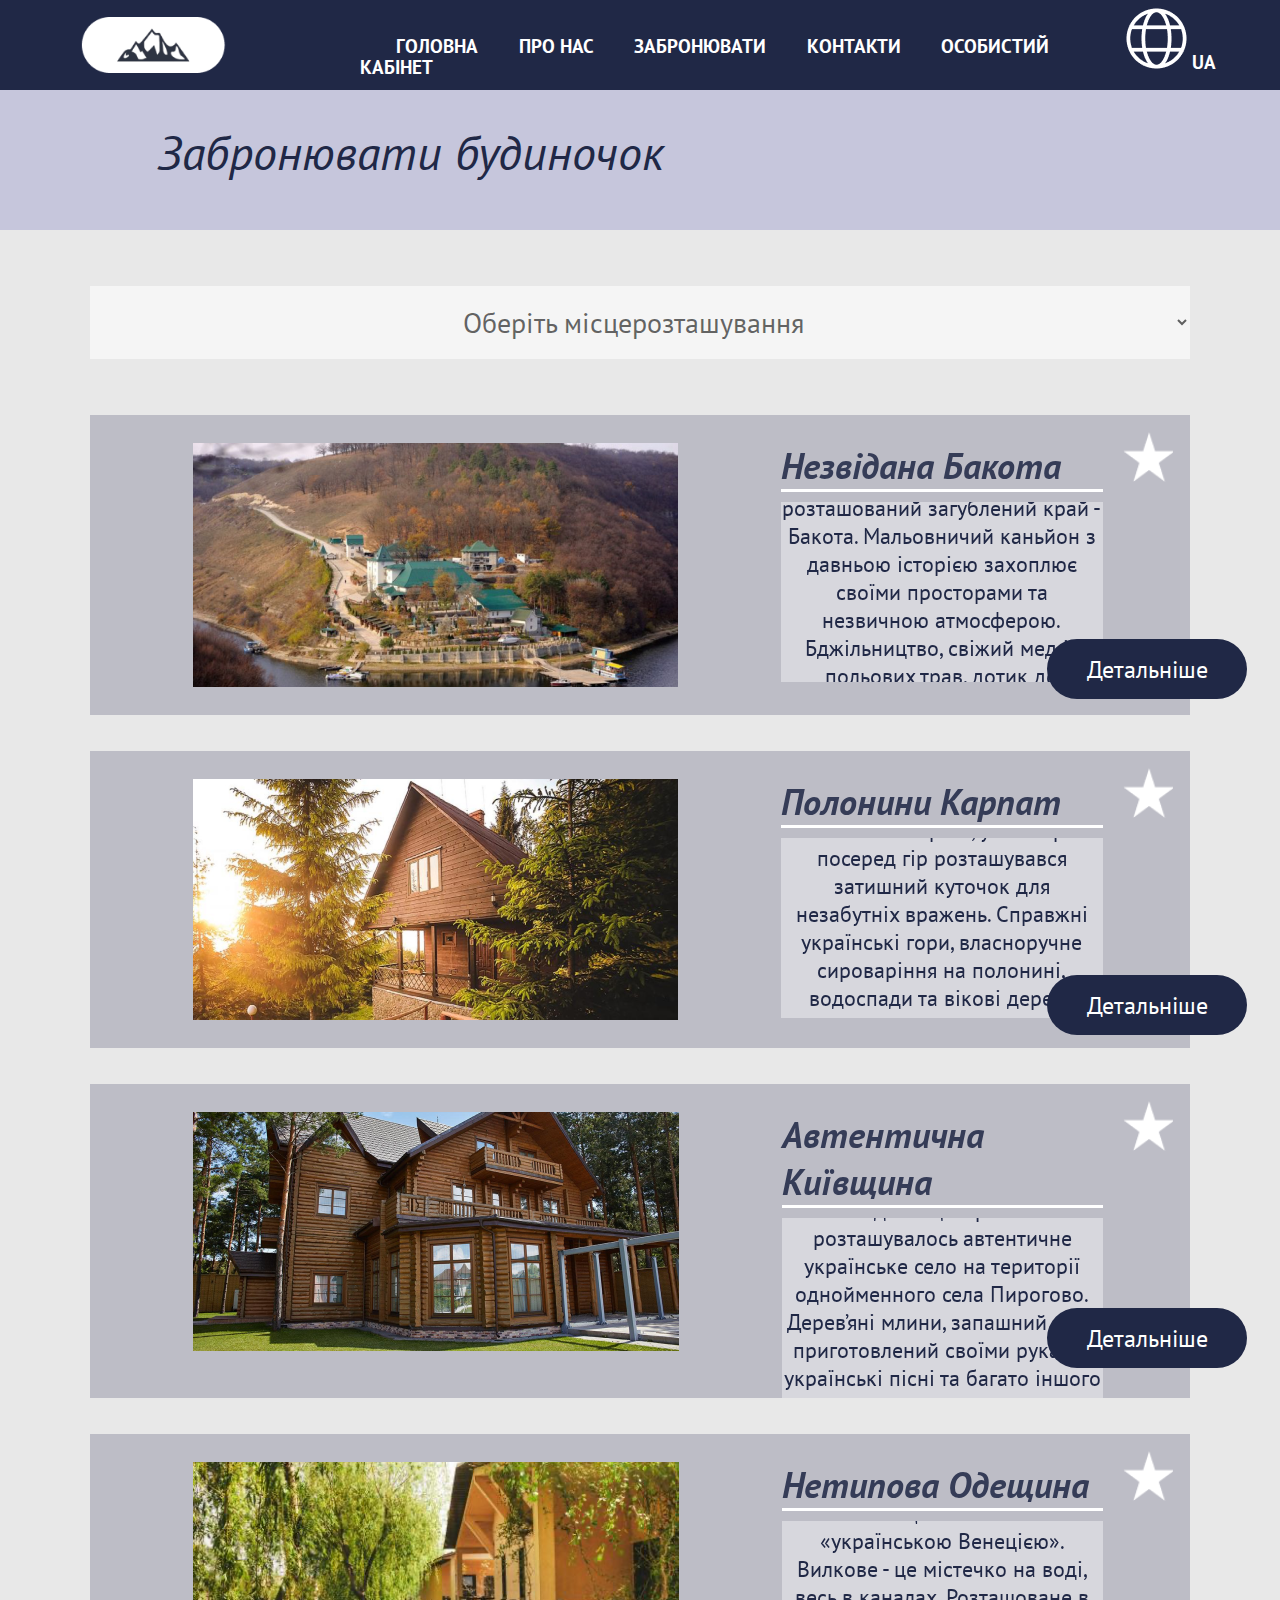
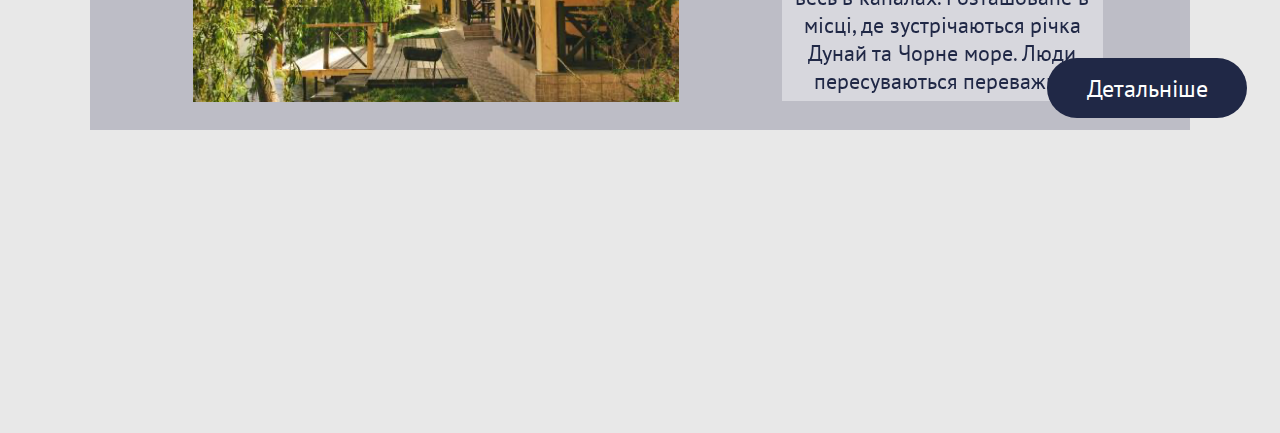
<file: HW4/index.html>
<!DOCTYPE html>
<html lang="en">
<head>
    <meta charset="UTF-8">
    <meta http-equiv="X-UA-Compatible" content="IE=edge">
    <meta name="viewport" content="width=device-width, initial-scale=1.0">
    <link rel="preconnect" href="https://fonts.googleapis.com">
    <link rel="preconnect" href="https://fonts.gstatic.com" crossorigin>
    <link
        href="https://fonts.googleapis.com/css2?family=Inter&family=Montserrat:wght@400;500;600&family=Open+Sans&family=PT+Sans:ital,wght@0,400;0,700;1,400&display=swap"
        rel="stylesheet">
    <link rel="stylesheet" href="./styles/normalize.css">
    <link rel="stylesheet" href="./styles/styles.css">
    <title>Homework4</title>
</head>
<body>
    <header class="header-site">
        <img class="mountain-logo" src="./img/left_header_photo.png" alt="mountain-logo">
        <div class="menu">
            <ul class="list-menu">
                <li class="menu-item">Головна</li>
                <li class="menu-item">Про нас</li>
                <li class="menu-item">Забронювати</li>
                <li class="menu-item">Контакти</li>
                <li class="menu-item1">Особистий кабінет</li>
            </ul>
            
        </div>
        <div class="lang">
            <img class="img-lang" src="./img/Vector.png" alt="language">
            <span style="top: 15px;">UA</span>
        </div>
    </header>
    <main class="main-content">
        <div class="title-bcg">
            <h1 class="title">Забронювати будиночок</h1>
        </div>
        <section class="cards">
            <select class="places-values" name="places">
                <option value="1">Оберіть місцерозташування</option>
                <option value="2">Незвідана Бакота</option>
                <option value="3">Полонини Карпат</option>
                <option value="4">Автентична Київщина</option>
                <option value="5">Нетипова Одещина</option>
            </select>
            <div class="card">
                <img class="coord-img" src="./img/card1.png" alt="Бакота" >
                <div class="star"></div>
                <h2 class="title-card">Незвідана Бакота</h2>
                <div class="text-card">
                    <p>
                        У Хмельницькій області розташований загублений край -
                        Бакота. Мальовничий каньйон з давньою історією захоплює
                        своїми просторами та незвичною атмосферою. Бджільництво,
                        свіжий мед із польових трав, дотик до природи.
                    </p>
                </div>
                <button class="btn">Детальніше</button>
            </div>
            <div class="card">
                <img class="coord-img" src="./img/card2.png" alt="Карпати">
                <div class="star"></div>
                <h2 class="title-card">Полонини Карпат</h2>
                <div class="text-card">
                    <p>
                        Полонини Карпат, у селі Орів посеред гір
                        розташувався затишний куточок для незабутніх
                        вражень. Справжні українські гори, власноручне
                        сироваріння на полонині, водоспади та
                        вікові дерева чекають на Вас.
                    </p>
                </div>
                <button class="btn">Детальніше</button>
            </div>
            <div class="card">
                <img class="coord-img" src="./img/card3.png" alt="Київщина">
                <div class="star"></div>
                <h2 class="title-card">Автентична Київщина</h2>
                <div class="text-card">
                    <p>
                        Неподалік центра Києва розташувалось автентичне українське село 
                        на території однойменного села Пирогово. Дерев’яні
                        млини, запашний хліб, приготовлений своїми руками, 
                        українські пісні та багато іншого чекає на вас уже зараз.
                    </p>
                </div>
                <button class="btn">Детальніше</button>
            </div>
            <div class="card">
                <img class="coord-img" src="./img/card4.png" alt="Одещина">
                <div class="star"></div>
                <h2 class="title-card">Нетипова Одещина</h2>
                <div class="text-card">
                    <p>
                        В Одеській області знаходиться мальовниче містечко Вилкове.
                        Його ще називають «українською Венецією». Вилкове - це містечко
                        на воді, весь в каналах. Розташоване в місці, де зустрічаються річка
                        Дунай та Чорне море. Люди пересуваються переважно човнами.
                        Нетипове українське село не залишить Вас без вражень.
                    </p>
                </div>
                <button class="btn">Детальніше</button>
            </div>
        </section>
    </main>
    <footer>

    </footer>
</body>
</html>
</file>
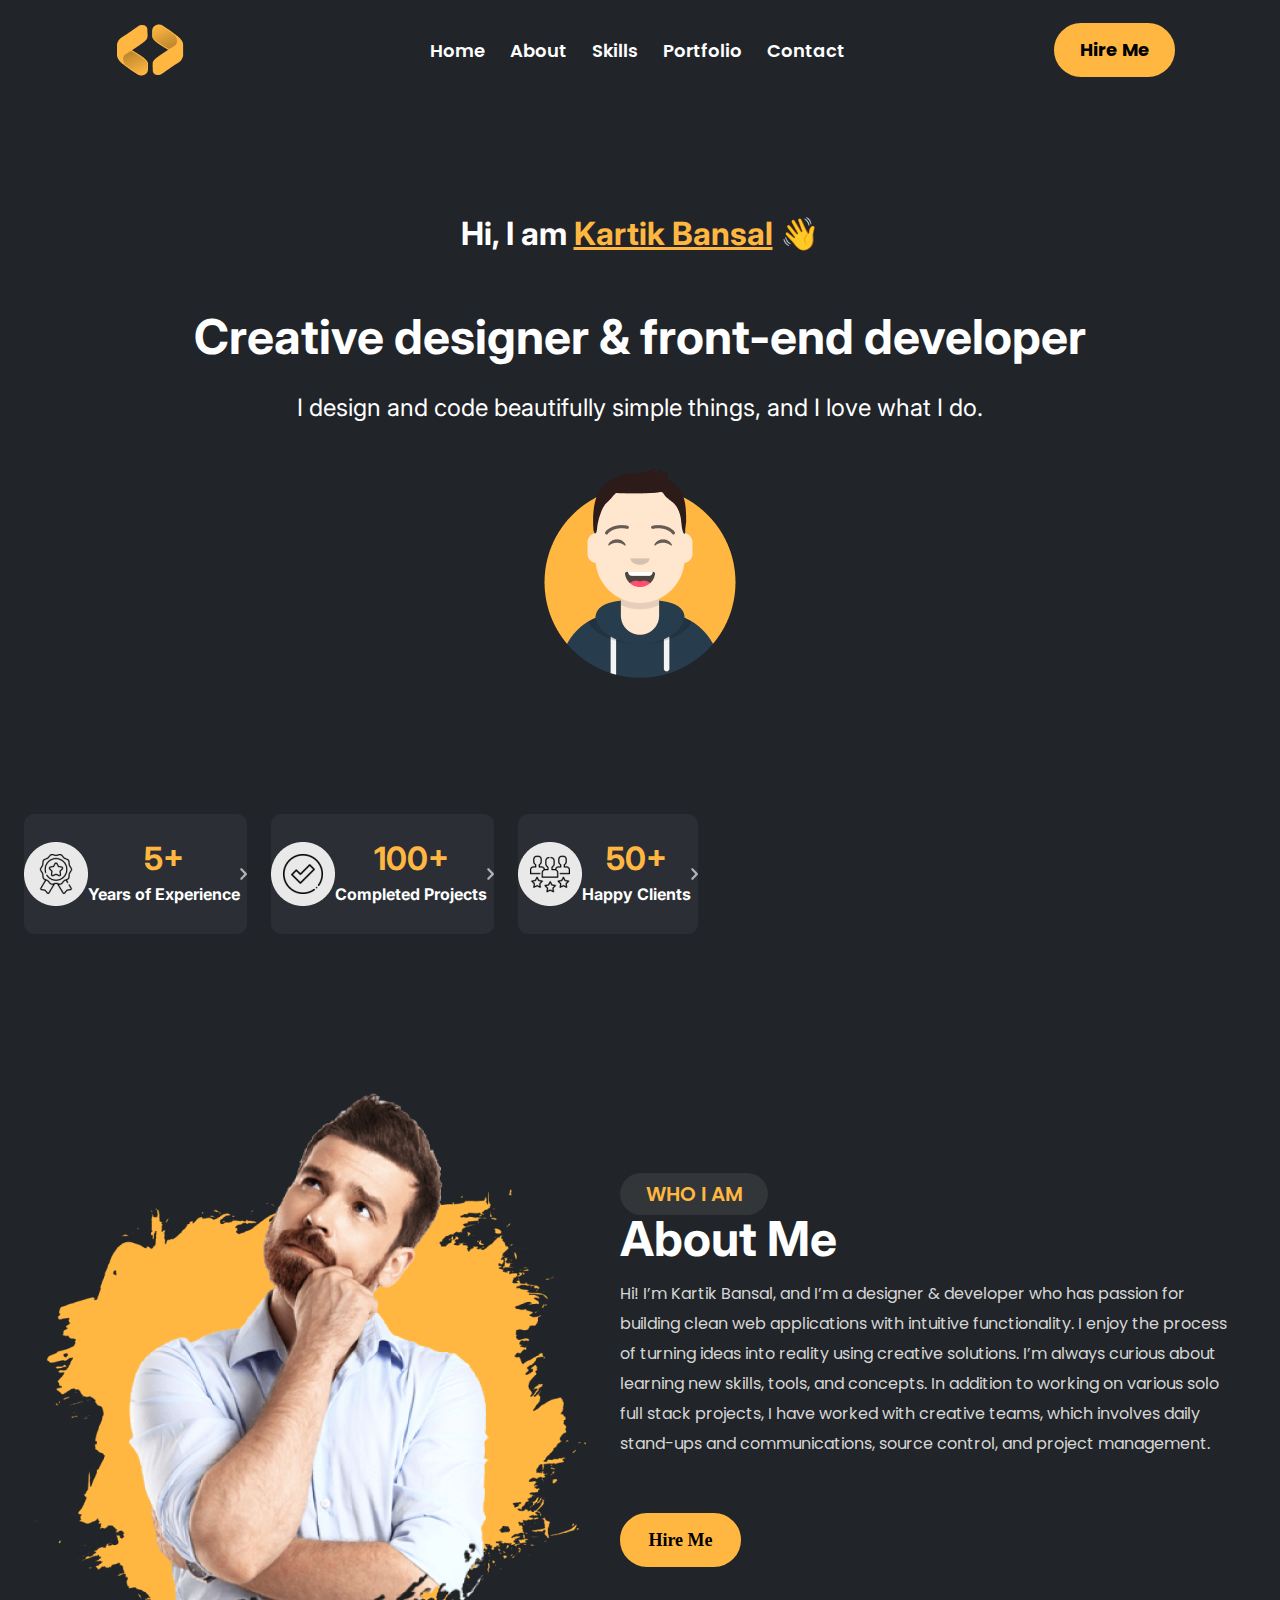
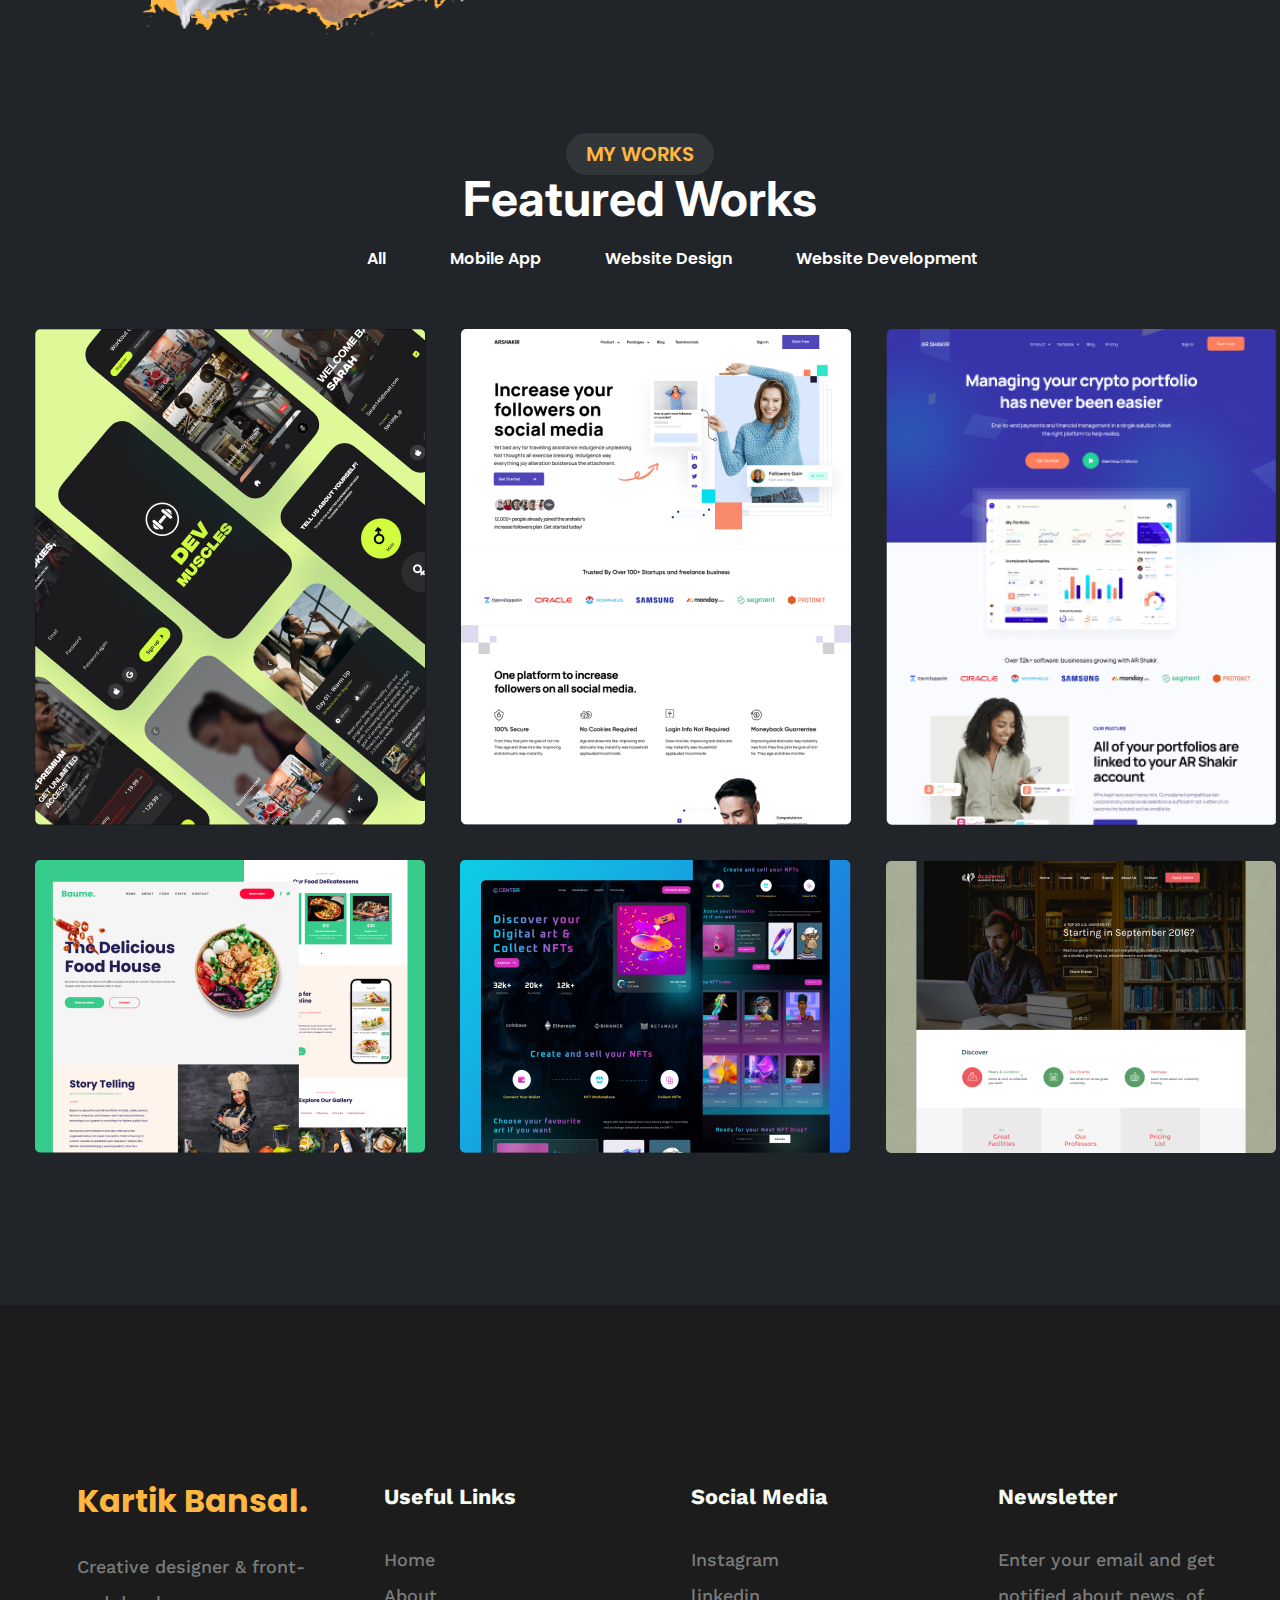
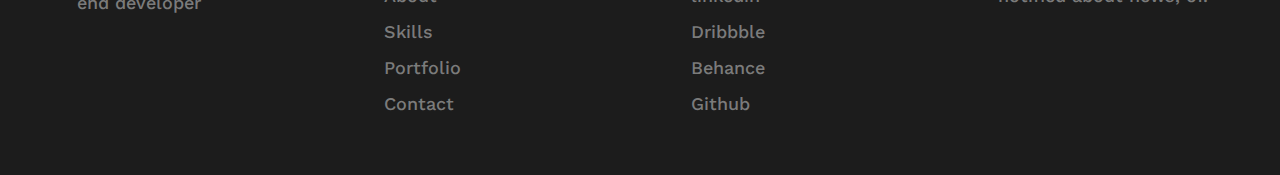
<file: HW5/index.html>
<!DOCTYPE html>
<html lang="en">
<head>
  <meta charset="UTF-8">
  <meta http-equiv="X-UA-Compatible" content="IE=edge">
  <meta name="viewport" content="width=device-width, initial-scale=1.0">
  <title>Homework 5</title>
  <link rel="preconnect" href="https://fonts.googleapis.com">
  <link rel="preconnect" href="https://fonts.gstatic.com" crossorigin>
  <link
    href="https://fonts.googleapis.com/css2?family=Inter:wght@400;700&family=Poppins:wght@400;600;700&family=Roboto:wght@700&family=Work+Sans:wght@500;600;700&display=swap"
    rel="stylesheet">
  <link rel="stylesheet" href="./styles/normalize.css">
  <link rel="stylesheet" href="./styles/style.css">
</head>
<body>
  <a name="home"></a>
  <header class="header">
    <img class="header__logo" src="./img/logo.png" alt="Logo">
    <nav class="navigate">
      <ul class="header__items">
        <a href="#home"><li class="header__item">Home</li></a>
        <a href="#about"><li class="header__item">About</li></a>
        <a href="#skills"><li class="header__item">Skills</li></a>
        <a href="#portfolio"><li class="header__item">Portfolio</li></a>
        <a href="#contact"><li class="header__item">Contact</li></a>
      </ul>
    </nav>   
    <button class="header__btn">Hire Me</button>  
  </header>
  <main>
    <section class="sect-home">
      <a name="kartik"></a>
      <h3 class="sect-home__name">Hi, I am <a href="">Kartik Bansal</a> 👋</h3>
      <h2 class="sect-home__title">Creative designer & front-end developer</h2>
      <p class="sect-home__descr">I design and code beautifully simple things, and I love what I do.</p>
      <img src="./img/boy.png" alt="boy">
    </section>
    <a name="skills"></a>
    <section class="cards">
      <div class="cards__card">
        <img src="./img/medal.png" alt="Medal">
        <div class="cards__text">
          <span>5+</span>
          <p>Years of Experience</p>
        </div>
        <img src="./img/Vector.svg" alt="arrow">
      </div>
      <div class="cards__card">
        <img src="./img/check.png" alt="Check">
        <div class="cards__text">
          <span>100+</span>
          <p>Completed Projects</p>
        </div>
        <img src="./img/Vector.svg" alt="arrow">
      </div>
      <div class="cards__card">
        <img src="./img/group.png" alt="group">
        <div class="cards__text">
          <span>50+</span>
          <p>Happy Clients</p>
        </div>
        <img src="./img/Vector.svg" alt="arrow">
      </div>
    </section>
    <a name="about"></a>
    <section class="about-me">
      <img src="./img/human.png" alt="Human">
      <div>
        <div class="about-me__who">WHO I AM</div>
        <h2 class="about-me__title">About Me</h2>
        <p class="about-me__descr">Hi! I’m Kartik Bansal, and I’m a designer & developer who has passion for building clean 
          web applications with intuitive functionality. I enjoy the process of turning ideas into 
          reality using creative solutions. I’m always curious about learning new skills, tools, 
          and concepts. In addition to working on various solo full stack projects, I have worked with
          creative teams, which involves daily stand-ups and communications, source control, and project management.
        </p>
        <button class="header__btn">Hire Me</button>
      </div>
    </section>
    <a name="portfolio"></a>
    <section class="portf">
      <div class="about-me__who">MY WORKS</div>
      <h2 class="about-me__title">Featured Works</h2>
      <ul>
        <li class="portf__works">All</li>
        <li class="portf__works">Mobile App</li>
        <li class="portf__works">Website Design</li>
        <li class="portf__works">Website Development</li>
      </ul>
      <div>
        <div>
          <img class="portf__img" src="./img/Cover1.png" alt="Cover">
          <img class="portf__img" src="./img/cover2.png" alt="Cover">
          <img class="portf__img" src="./img/cover3.png" alt="Cover">
        </div>
        <div>
          <img class="portf__img" src="./img/cover4.png" alt="Cover">
          <img class="portf__img" src="./img/cover5.png" alt="Cover">
          <img class="portf__img" src="./img/cover6.png" alt="Cover">
        </div>
      </div>
    </section>
  </main>
  <footer class="footer">
    <a name="contact"></a>
    <section>
      <a href="#kartik"><h3 class="name">Kartik Bansal.</h3></a>
      <p class="descr">Creative designer & front-end developer</p>
    </section>
    <section> 
      <h4 class="footer__item">Useful Links</h4>
      <ul class="footer__items">
        <a href="#home"><li>Home</li></a>
        <a href="#about"><li>About</li></a>
        <a href="#skills"><li>Skills</li></a>
        <a href="#portfolio"><li>Portfolio</li></a>
        <a href="#contact"><li>Contact</li></a>
      </ul>
    </section>
    <section>
      <h4 class="footer__item">Social Media</h4>
      <ul class="footer__items">
        <a href="https://www.instagram.com/" target="_blank"><li>Instagram</li></a>
        <a href="https://www.linkedin.com/" target="_blank"><li>linkedin</li></a>
        <a href="https://dribbble.com/" target="_blank"><li>Dribbble</li></a>
        <a href="https://www.behance.net/" target="_blank"><li>Behance</li></a>
        <a href="https://github.com/" target="_blank"><li>Github</li></a>
      </ul>
    </section>
    <section>
      <h4 class="footer__item">Newsletter</h4>
      <p>Enter your email and get notified about news, of.</p>
    </section>  
  </footer>
  
</body>
</html>
</file>
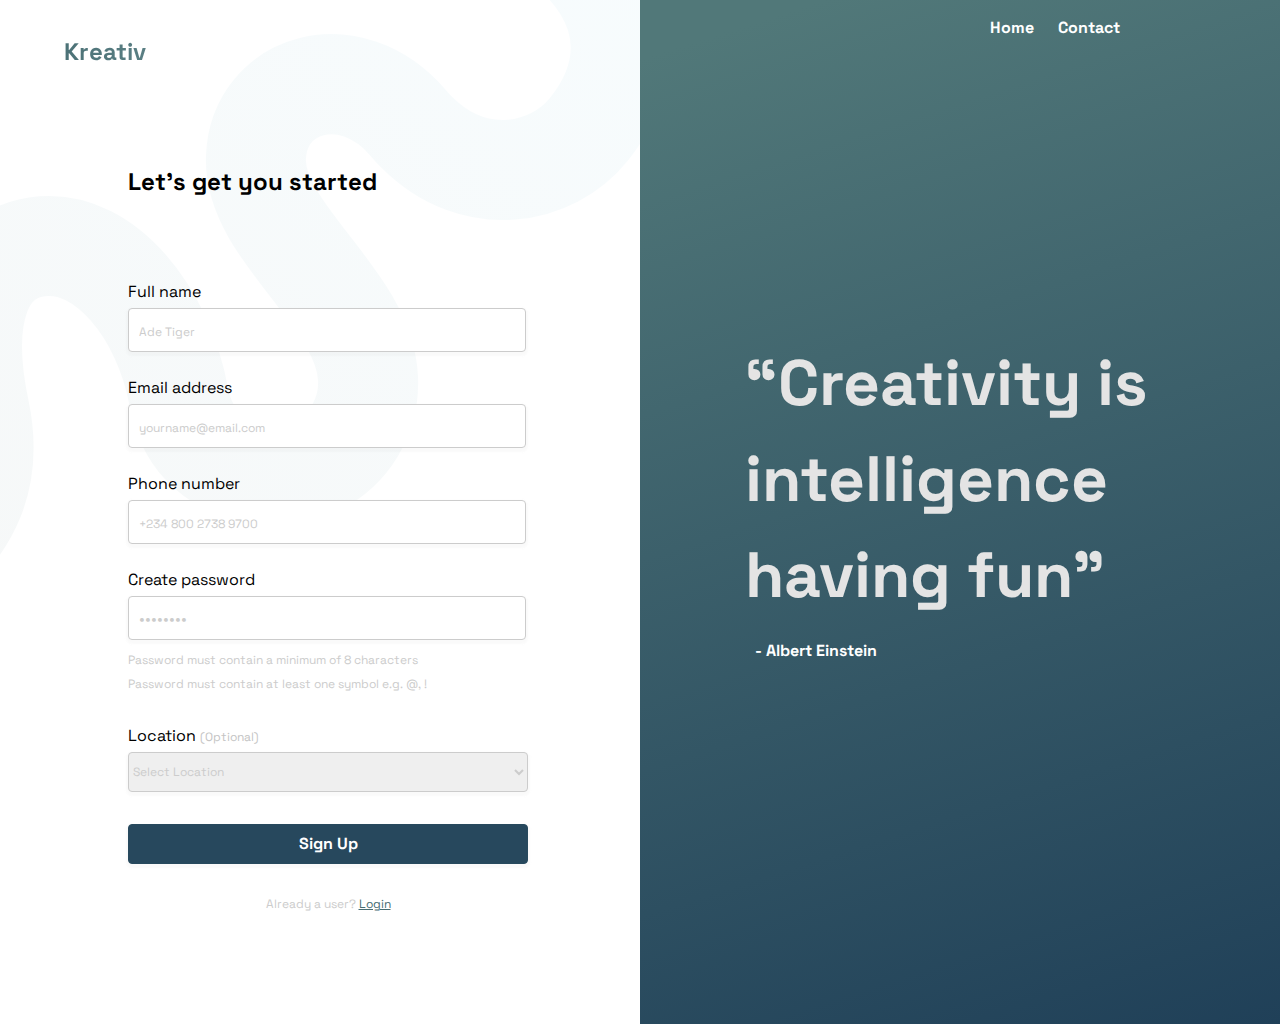
<file: HW6/index.html>
<!DOCTYPE html>
<html lang="en">
<head>
  <meta charset="UTF-8">
  <meta http-equiv="X-UA-Compatible" content="IE=edge">
  <meta name="viewport" content="width=device-width, initial-scale=1.0">
  <title>Homework 6</title>
  <link rel="preconnect" href="https://fonts.googleapis.com">
  <link rel="preconnect" href="https://fonts.gstatic.com" crossorigin>
  <link href="https://fonts.googleapis.com/css2?family=Space+Grotesk:wght@400;700&display=swap" rel="stylesheet">
  <link rel="stylesheet" href="https://cdnjs.cloudflare.com/ajax/libs/font-awesome/6.1.2/css/all.min.css"
    integrity="sha512-1sCRPdkRXhBV2PBLUdRb4tMg1w2YPf37qatUFeS7zlBy7jJI8Lf4VHwWfZZfpXtYSLy85pkm9GaYVYMfw5BC1A=="
    crossorigin="anonymous" referrerpolicy="no-referrer">
  <link rel="stylesheet" href="./styles/normalize.css">
  <link rel="stylesheet" href="./styles/style.css">
</head>
<body>
  <main>
    <div class="left">
      <header>Kreativ</header>
      <h2>Let’s get you started</h2>
      <form class="form">
        <label class="form__lbl" for="name">Full name</label>
        <input class="form__inp" type="text" id="name" placeholder="Ade Tiger" required>

        <label class="form__lbl" for="email">Email address</label>
        <input class="form__inp" type="email" id="email" placeholder="yourname@email.com" required>

        <label class="form__lbl" for="phone">Phone number</label>
        <input class="form__inp" type="tel" id="phone" placeholder="+234 800 2738 9700" required>

        <label class="form__lbl" for="pass">Create password</label>
        <input class="form__inp form__inp-pass" style="margin-bottom: 12px;" type="password" id="pass" placeholder="12345678">
        <p>Password must contain a minimum of 8 characters</p>
        <p>Password must contain at least one symbol e.g. @, !</p>

        <label class="form__lbl" for="city" style="margin-top: 24px;">Location <span>(Optional)</span></label>
        <select name="city" id="city">
          <option value="Select Location">Select Location</option>
          <option value="Kharkiv">Kharkiv</option>
          <option value="Kiev">Kiev</option>
          <option value="Lviv">Lviv</option>
          <option value="Dnepr">Dnepr</option>
        </select>

        <input class="form__btn" type="submit" value="Sign Up">

        <p class="form__login">Already a user? 
          <a href="#">Login</a>
        </p>
      </form>
    </div>
    <div class="right">
      <header>
        <ul>
          <li><a href="#">Home</a></li>
          <li><a href="#">Contact</a></li>
        </ul>
      </header>
      <div>
        <h1>“Creativity is intelligence having fun”</h1>
        <p>- Albert Einstein</p>
      </div>
    </div>
  </main>
</body>
</html>
</file>
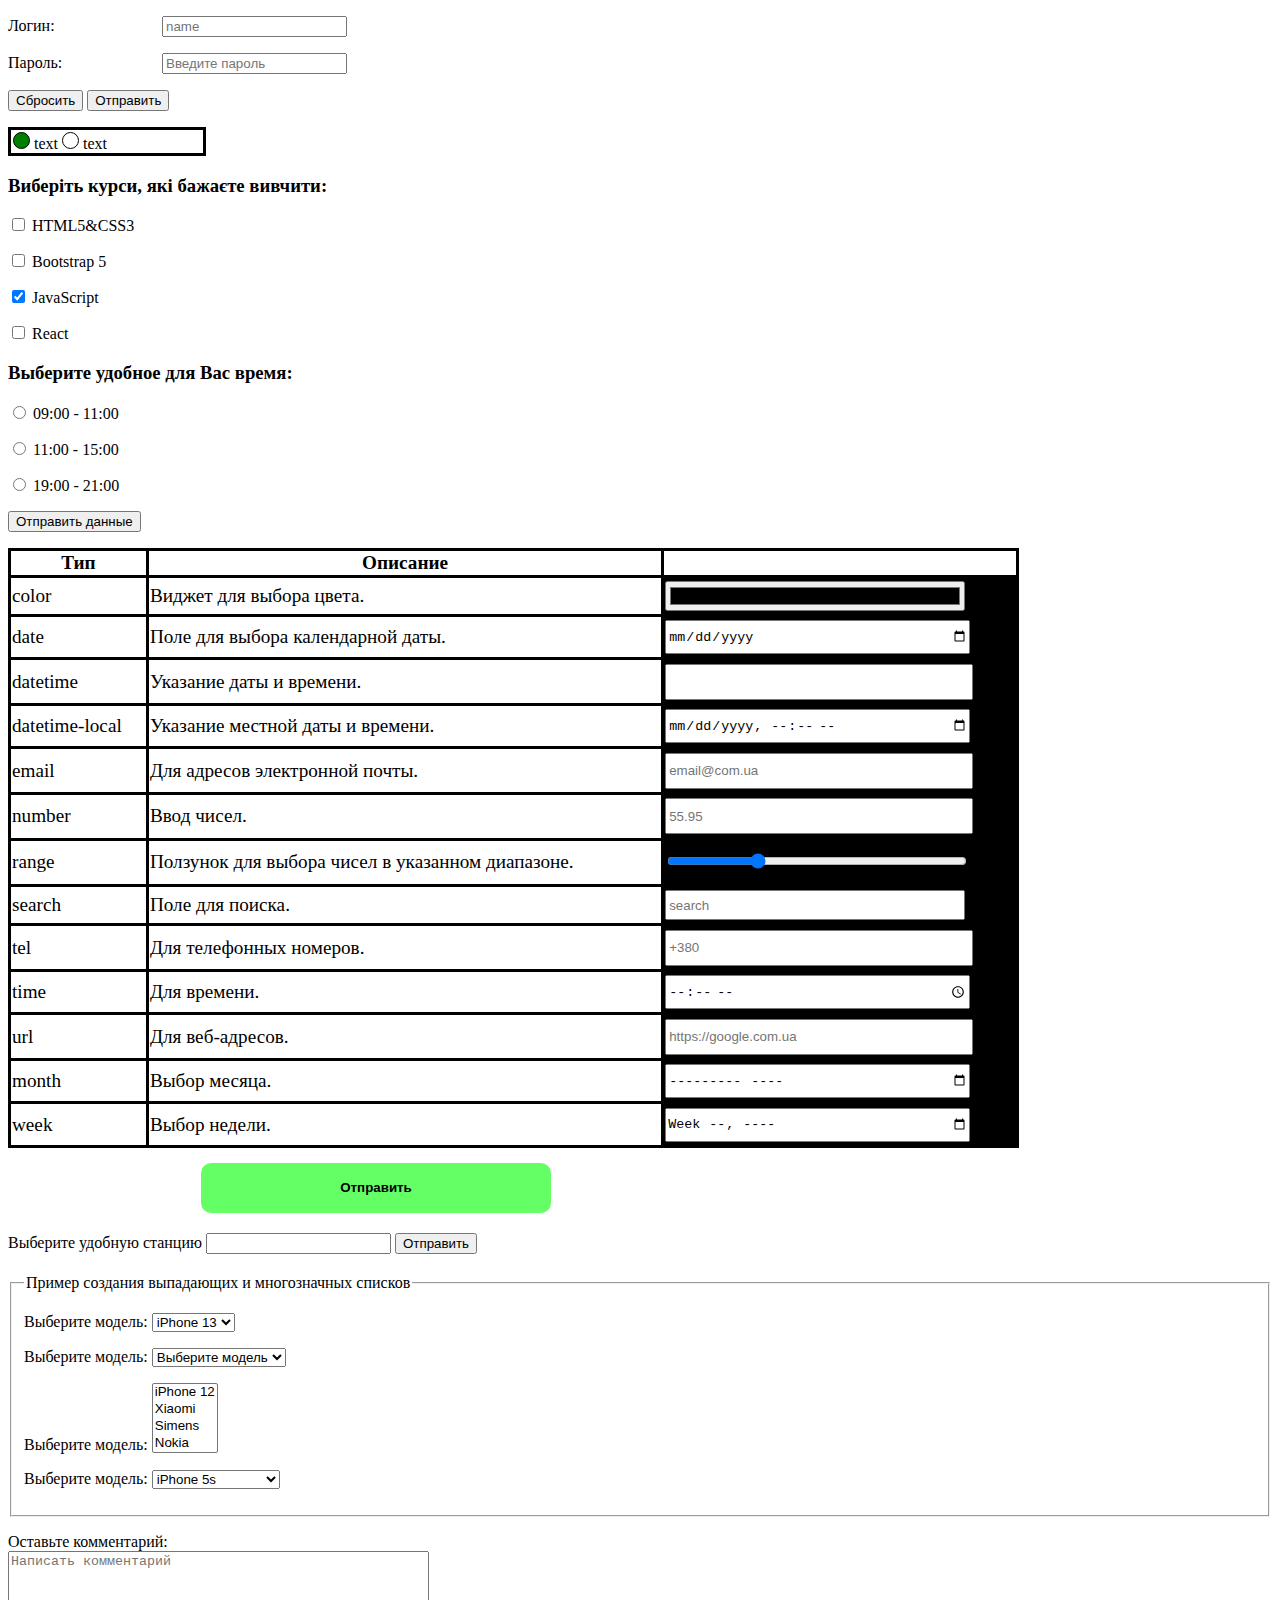
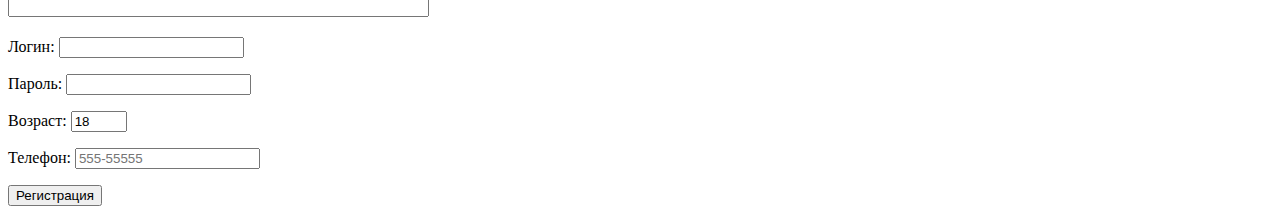
<file: HW7/CW/index1.html>
<!DOCTYPE html>
<html lang="en">
<head>
  <meta charset="UTF-8">
  <meta http-equiv="X-UA-Compatible" content="IE=edge">
  <meta name="viewport" content="width=device-width, initial-scale=1.0">
  <title>Samples</title>
  <link rel="stylesheet" href="./style.css">
</head>
<body>
  <form class="form1">
    <!--
        Для створення текстового поля у формі слід використовувати елемент input з атрибутом type і значенням text.
        Також елемент може мати додаткові атрибути:
            - maxlength – максимально допустима кількість символів у текстовому полі.
            - pattern - визначає шаблон, якому повинен відповідати текст, що вводиться.
            - placeholder – встановлює текст, який за замовчуванням відображається у текстовому полі.
            - readonly – робить текстове поле доступним лише для читання.
            - required - вказує, що текстове поле обов'язково має мати значення.
            - value - встановлює значення за промовчанням у текстовому полі.
         -->
    <p>
      <label for="login" accesskey="l">Логин: </label>
      <input type="text" id="login" placeholder="name" required />
    </p>
    
    <p>
      <label for="pass">Пароль:</label>
      <input type="password" id="pass" placeholder="Введите пароль" required />
    </p>
    
    <!-- 
                 input з типом submit надсилає дані на сторінку, вказану в атрибуті action тега form.
                input з типом reset скидає значення всіх елементів форми початковий стан.
              -->
    <p>
      <input type="reset" value="Сбросить" />
      <input type="submit" value="Отправить" />
    </p>
  </form>

  <form class="form2">
    <div class="sample">
      <input type="radio" checked name="one" id="one">
      <label for="one">
        <span class="c"></span>
        <span class="t">text</span>
      </label>
      <input type="radio" name="one" id="two">
      <label for="two">
        <span class="c"></span>
        <span class="t">text</span>
      </label>
    </div>
  </form>

  <form class="form3">
      <h3>Виберіть курси, які бажаєте вивчити:</h3>
      <p>
        <input type="checkbox" value="html5" />
        <label>HTML5&amp;CSS3</label>
      </p>
      <p>
        <input type="checkbox" value="bootstrap" id="id" />
        <label for="id">Bootstrap 5</label>
      </p>
      <p><label>
          <input type="checkbox" checked value="js" />
          JavaScript</label>
      </p>
      <p>
        <input type="checkbox" value="React" />
        <label>React</label>
      </p>
      <h3>Выберите удобное для Вас время:</h3>
      <p>
        <input type="radio" name="time" value="morning" />
        <label>09:00 - 11:00</label>
      </p>
      <p>
        <input type="radio" name="time" value="dinner" />
        <label>11:00 - 15:00</label>
      </p>
      <p>
        <input type="radio" name="time" value="evening" />
        <label>19:00 - 21:00</label>
      </p>
      <p>
        <button type="submit">Отправить данные</button>
      </p>
  </form>

  <form action="./index.php" autocomplete="on" class="form4">
    <table>
      <thead>
        <tr>
          <th>Тип</th>
          <th>Описание</th>
          <th></th>
        </tr>
      </thead>
      <tbody>
        <tr>
          <td>color </td>
          <td>Виджет для выбора цвета.</td>
          <td><input type="color" placeholder=""></td>
        </tr>
        <tr>
          <td>date</td>
          <td>Поле для выбора календарной даты.</td>
          <td><input type="date" placeholder=""></td>
        </tr>
        <tr>
          <td>datetime</td>
          <td>Указание даты и времени.</td>
          <td><input type="datetime" placeholder=""></td>
        </tr>
        <tr>
          <td>datetime-local</td>
          <td>Указание местной даты и времени.</td>
          <td><input type="datetime-local" placeholder=""></td>
        </tr>
        <tr>
          <td>email</td>
          <td>Для адресов электронной почты.</td>
          <td><input type="email" placeholder="email@com.ua" required></td>
        </tr>
        <tr>
          <td>number</td>
          <td>Ввод чисел.</td>
          <td><input type="number" min="10" max="20" required placeholder="55.95"></td>
        </tr>
        <tr>
          <td>range</td>
          <td>Ползунок для выбора чисел в указанном диапазоне.</td>
          <td><input oninput="console.log(this.value)" type="range" placeholder="" value="30" min="1" max="100" step="1">
          </td>
        </tr>
        <tr>
          <td>search</td>
          <td>Поле для поиска.</td>
          <td><input type="search" placeholder="search"></td>
        </tr>
        <tr>
          <td>tel</td>
          <td>Для телефонных номеров.</td>
          <td><input type="tel" required placeholder="+380"></td>
        </tr>
        <tr>
          <td>time</td>
          <td>Для времени.</td>
          <td><input type="time" placeholder=""></td>
        </tr>
        <tr>
          <td>url</td>
          <td>Для веб-адресов.</td>
          <td><input type="url" placeholder="https://google.com.ua"></td>
        </tr>
        <tr>
          <td>month</td>
          <td>Выбор месяца.</td>
          <td><input type="month" placeholder=""></td>
        </tr>
        <tr>
          <td>week</td>
          <td>Выбор недели.</td>
          <td><input type="week" placeholder=""></td>
        </tr>
      </tbody>
    </table>
    <input type="submit" value="Отправить">
  </form>

  <form class="form5" style="margin: 20px 0;">
    <label for="form1">Выберите удобную станцию</label>
    <input type="text" id="form1" list="metro" />
    <datalist id="metro">
      <option value="Синяя ветка"></option>
      <option value="Теремки"></option>
      <option value="Иподром"></option>
      <option value="ВДНХ"></option>
      <option value="Васильковская"></option>
      <option value="Голосиевска"></option>
      <option value="Демеевская"></option>
      <option value="Лыбедская"></option>
      <option value="Дворец Украины"></option>
      <option value="Олимпийская"></option>
      <option value="Льва Толстого"></option>
      <option value="Площадь независимости"></option>
      <option value="Почтовая Площа"></option>
      <option value="Контрактовая Площа"></option>
      <option value="Тараса Шевченко"></option>
      <option value="Почайна"></option>
      <option value="Оболонь"></option>
      <option value="Минская"></option>
      <option value="Героев Днепра"></option>
    </datalist>
    <input type="submit" value="Отправить"/>
  </form>

  <form class="form6">
    <fieldset>
      <legend>Пример создания выпадающих и многозначных списков</legend>
      <p>
        <label for="phone">Выберите модель:</label>
        <select id="phone">
          <option value="iphone X">iPhone 13</option>
          <option value="Xiaomi MI A3">Xiaomi</option>
          <option value="Alcatel">Lumia</option>
          <option value="Nokia">Nokia</option>
        </select>
      </p>
      <p>
        <label for="phone">Выберите модель:</label>
        <select id="phone" name="phone">
          <option disabled selected>Выберите модель</option>
          <option value="Xiaomi MI A3">Xiaomi</option>
          <option value="Alcatel">Simens</option>
          <option value="Nokia">Nokia</option>
        </select>
      </p>
      <p>
        <!-- Задав атрибут multiple, в выпадающем списке можно выбрать несколько элементов. -->
        <label for="phone">Выберите модель:</label>
        <select multiple id="phone" name="phone">
          <option value="iphone X">iPhone 12</option>
          <option value="Xiaomi MI A3">Xiaomi</option>
          <option value="Alcatel">Simens</option>
          <option value="Nokia">Nokia</option>
        </select>
      </p>
      <p>
        <!-- Элементы выпадающего списка можно сгруппировать, поместив группу тегов option внутрь тега optgroup -->
        <label for="phone">Выберите модель:</label>
        <select id="phone" name="phone">
          <optgroup label="Apple">
            <option value="iphone 6s">iPhone 5s</option>
            <option value="iphone 6s plus">iPhone 6S Plus</option>
            <option value="iphone 5se">iPhone 12</option>
          </optgroup>
          <optgroup label="Microsoft">
            <option value="lumia 950">Lumia 950</option>
            <option value="lumia 950 xl">Lumia 950 XL</option>
            <option value="lumia 650">Lumia 650</option>
          </optgroup>
        </select>
      </p>
    </fieldset>
    <p>
      <!-- Тег textarea позволяет создать многострочное поле для ввода текста. С помощью атрибута cols и rows можно задать количество строк и столбцов. -->
      <label for="comment">Оставьте комментарий:</label><br />
      <textarea id="comment" name="comment" placeholder="Написать комментарий" cols="50" rows="4"></textarea>
    </p>
  </form>

  <form class="form7">
    <p>
      <label for="login1">Логин:</label>
      <input type="text" name="login" id="login1" required>
    </p>
    <p>
      <label for="password">Пароль:</label>
      <input type="password" name="password" id="password" required>
    </p>
    <p>
      <label for="age">Возраст:</label>
      <input type="number" name="age" id="age" value="18" min="1" max="10" />
    </p>
    <p>
      <label for="phone1">Телефон:</label>
      <input type="tel" name="phone" id="phone1" placeholder="555-55555" pattern="\d{3}-\d{5}" />
    </p>
    <p>
      <input type="submit" value="Регистрация" />
    </p>
  </form>
</body>
</html>
</file>
<file: HW3/styles.css>
.main{
    font-family: 'Inter';
    font-style: normal;
    /*width: 100%;*/
}

.stand-witn-Ukraine{
    font-weight: 400;
    font-size: 32px;
    line-height: 167.02%;
    text-align: center;
    color: #0BBBD3;

}

.color-word-H1{
    color: #595050;
}

.bcg-img{
    background-image: url(./img/Успенський\ собор\ 1.jpg);
    background-repeat: no-repeat;
    background-size: cover;
    height: 600px;
    padding-left: 80px;
    padding-top: 216px;
    position: relative;
    margin-bottom: 60px;
}

.main-text{
    position: absolute;
    left: 163px;
    top: 200px;
    font-weight: 700;
    font-size: 64px;
    line-height: 167%;
    color: #FFFFFF;
    text-transform: uppercase;
}

.places{
    margin-left: 76px;
    margin-right: 76px;
}

.subtitle{
    font-weight: 700;
    font-size: 48px;
    line-height: 167.02%;
    color: #000000;
    border-bottom: 5px solid #33b8f1;
    width: 360px;
    margin-bottom: 120px;
}

.card-row{
    display: flex;
    flex-direction: row;
    justify-content: space-between;
    align-items: center;
    background-size: cover;
    margin-bottom: 16px;  
}

.ref{
    text-decoration: none;
    margin-right: 34px;
    
}

.card{
    width: 100%;
    height: 550px;
    background: #FFFEFE;
    box-shadow: 0px 4px 6px 5px rgba(0, 0, 0, 0.25);
    border-radius: 30px;
    
    margin-bottom: 59px;
    
}

.card-img{
    width: 100%;
}

.card-title1{
    color: #33B8F1;
}

.card-title, .card-title1{
    font-weight: 700;
    font-size: 36px;
    line-height: 167.02%;
    margin: 0;
}

.card-text{
    font-weight: 400;
    font-size: 32px;
    line-height: 146%;
    color: #595050;
    margin-left: 5px;
}

.subtitle-2{
    font-weight: 700;
    font-size: 48px;
    line-height: 167.02%;
    color: #000000;
    text-align: center;
    text-transform: uppercase;
    
    margin: 0 auto;
    border-bottom: 5px solid #33b8f1;
    width: 450px;
}

.heart{
    margin: 42px 234px 0 233px;
    height: 877px;
}

.bcg-img2{
    background-image: url(./img/Heart.png);
    background-repeat: no-repeat;
    background-position: center;
    width: auto;
    height: 877px;
    text-align: center;
}

.btn{
    border: 0;
    width: 430px;
    height: 74px;
    background: #33ADF1;
    margin-bottom: 182px;
    margin: 0 auto 182px auto;
    display: block;
}

.btn-txt{
    font-weight: 700;
    font-size: 48px;
    line-height: 167.02%;
    color: #FFFFFF;
    text-transform: uppercase;  
    text-decoration: none;
}

.footer {
    font-family: 'Inter';
    font-style: normal;
    text-align: center;
    background-color:  #0A2DA9;;
    color: white;
    display: block;
    height: 400px;
    left: 0;
    position: absolute;
    width: 100%;
}

.footer-title{
    font-weight: 400;
    font-size: 64px;
    line-height: 135.02%;
    color: #0BBBD3;
    
}

.color-footer-title{
    color: #F8F5F5;
}

.contacts{
    font-weight: 400;
    font-size: 32px;
    line-height: 135.02%;
    color: #3F828B;
}

.mess{
    background-color: #0931BF;
    width: 68px;
    height: 64px;
    border-radius: 35px;
    border: 0;
    margin-right: 55px;
}
</file>
<file: HW4/styles/styles.css>
.body-site{
    max-width: 1920px;
    width: 100%;
}

.header-site{
    position: relative;
    width: 100%;
    height: 90px;
    left: 0px;
    top: 0px;
    background-color: #202846;
    z-index: 2;
}

.mountain-logo{
    margin: 10px 5%;
    transform: scale(0.8);
}

.menu{
    position: absolute;
    top: 20px;
    left: 25%;
    width: 60%;
}

.menu-item, .menu-item1, .lang{
    margin-left: 5%;
    display: inline;
    text-transform: uppercase;
    font-family: 'PT Sans';
    font-style: normal;
    font-weight: 700;
    font-size: 19px;
    line-height: 20px;
    color: #FFFFFF;
}

.lang{
    position: absolute;
    top: 8px;
    right: 5%;
}

.main-content{
    background: #E8E8E8;
    height: auto;
    font-family: 'PT Sans';
    display: flex;
    flex-direction: column;
    align-items: center;
}

.title-bcg{
    background: #C6C6DC;
    width: 100%;
    height: 140px;
}

.title{
    position: absolute;
    left: 157px;
    top: 89px;
    font-style: italic;
    font-weight: 400;
    font-size: 48px;
    line-height: 62px;
    color: #202846;
}

.cards{
    max-width: 1489px;
    width: 86%;
    display: flex;
    justify-content: center;
    align-items: center;
    flex-direction: column;   
    margin-bottom: 267px; 
}

.places-values {
    background:  #F5F5F5;
    height: 73px;
    width: 100%;
    border: 0;
    font-style: normal;
    font-weight: 400;
    font-size: 28px;
    line-height: 36px;
    display: flex;
    align-items: center;
    text-align: center;
    color: rgba(0, 0, 0, 0.61);
    margin: 56px 0;
}

.cards > .card{
    background: #BDBDC6;
    margin-bottom: 36px;
    min-width: 300px;
    width: 100%;
    position: relative;
}

.coord-img{
    margin: 28px 103px;
    float: left;
}

.star{
    float: right;
    margin: 17px 17px 163px 20px;
    background-image: url(../img/star_w.png);
    background-repeat: no-repeat;
    background-size: cover;
    width: 50px;
    height: 50px;
    position: relative;
}

.card .title-card{
    font-style: italic;
    font-weight: 700;
    font-size: 36px;
    line-height: 47px;
    display: flex;
    color: #353C57;
    border-bottom: 3px solid #FFFFFF;
    margin-block-end: 10px;
    margin-block-start: 27px;
}

.text-card{
    background: #D7D7DD;
    font-style: normal;
    font-weight: 400;
    font-size: 22px;
    line-height: 28px;
    text-align: center;
    color: #202846;
    overflow-y: scroll;
    height: 180px;
    display: flex;
    align-items: center;
    justify-content: center
}

.text-size{
    margin: 1rem;
    height: 100%;
}

.btn{
    background: #202846;
    border-radius: 30px;
    border: 0;
    width: 200px;
    height: 60px;
    position: absolute;
    left: 87%;
    top: 14rem;
    font-style: normal;
    font-weight: 400;
    font-size: 24px;
    line-height: 31px;
    text-align: center;
    color: #FFFFFF;
}

.card:hover {
    background: #AEAEE2;
    box-shadow: 5px 5px 30px rgba(0, 0, 255, 0.25);
}

.card:hover .btn {
    background: #EF075B;
}

.card:hover .star {
    background-image: url(../img/star_y.png);
}

.arrow{
    display: inline-block;
    position: fixed;          
    z-index: 1000;  
    top: 80vh;
    left: 91vw;
}

.user{
    background: #BDBDC6;
    max-width: 1318px;
    width: 100%;
    display: flex;
    flex-direction: row;
    margin-top: 41px;
    margin-bottom: 40px;
    height: 498px;      
}

.user-left{
    width: 40%;
    display: flex;
    flex-direction: column;
    align-items: center;
    margin-top: 77px;
}

.user-right{
    font-style: italic;
    font-weight: 700;
    font-size: 36px;
    line-height: 64px;
    color: #353C57;
    display: flex;
    flex-direction: column;
    padding: 45px 81px 45px 0;
    width: 60%;
}

.data-user{
    border-bottom: 3px solid #FFFFFF;
    width: 100%;
    margin-block-start: 0;
    margin-block-end: 0;
}

.avatar{
    margin-bottom: 38px;
}

.user-btn{
    background: #69749B;
    width: 250px;
    height: 50px;
    border: none;
    border-radius: 5rem;
    font-family: 'PT Sans';
    font-style: normal;
    font-weight: 400;
    font-size: 24px;
    line-height: 31px;
    color: #FFFFFF;
    margin-bottom: 22px;
}

.user-btn:hover{
    background: #484A54;
}

.user-exit{
    background: #202846;
    width: 212px;
    height: 60px;
    border: none;
    border-radius: 5rem;
    font-family: 'PT Sans';
    font-style: normal;
    font-weight: 400;
    font-size: 24px;
    line-height: 31px;
    color: #FFFFFF;
    margin-bottom: 219px;
}

.title-opt {
    font-style: italic;
    font-weight: 400;
    font-size: 48px;
    line-height: 62px;
    color: #202846;
    width: 86%;
    margin-left: 7%;
   
}

.contacts{
    display: flex;
    flex-direction: column;
    align-items: center;
    margin-bottom: 64px;
    width: 70%;
}

.cont-top, .cont-btm{
    display: flex;
    flex-direction: row;
    justify-content: space-evenly;
    width: 100%;
    font-family: 'PT Sans';
    font-style: normal;
    font-weight: 400;
    font-size: 32px;
    line-height: 41px;
    text-align: center;
    color: #000000;
}

.foot{
    height: 90px;
    background: #202846;
    display: flex;
    align-items: center;
    text-align: center;
    padding-left: 5rem;
}

.foot-text{
    font-style: italic;
    font-weight: 400;
    font-size: 36px;
    line-height: 47px;
    color: #EEECF1;

}
</file>
<file: HW5/styles/style.css>
body{
  background: #212529;
  max-width: 1440px;
  width: 100%;
}

.header{
  width: 100%;
  height: max-content;
  display: flex;
  flex-direction: row;
  justify-content: space-around;
  align-items: center;
  margin: 0;
  padding: 0;
  font-family: 'Poppins';
  font-style: normal;
}

.header__logo{
  margin: 17px 0;
}

.header__items{
  font-weight: 600;
  font-size: 18px;
  line-height: 27px;
  list-style: none;
  display: flex;
  padding-inline-start: 0;
}

.header__items a{
  color: #FFFFFF;
  text-decoration: none;
  margin-left: 25px;
}

.header__items a:hover{
  color: #FFB742;
}

.header__btn{
  background: #FFB742;
  border: 2px solid #FFB742;
  border-radius: 50px;
  width: 121px;
  height: 54px;
  display: flex;
  align-items: center;
  justify-content: center;
  font-weight: 700;
  font-size: 18px;
  line-height: 30px;
}

.header__btn:hover{
  cursor: pointer;
}

main{
  width: 100%;
  height: max-content;
}

.sect-home{
  display: flex;
  flex-direction: column;
  align-items: center;
}

.sect-home__name{
  font-family: 'Inter';
  font-style: normal;
  font-weight: 700;
  font-size: 32px;
  line-height: 51px;
  color: #FFFFFF;
  margin-top: 108px;
}

.sect-home__name a{
  color: #FFB742;
  text-decoration: underline;
}

.sect-home__title, .about-me__title{
  font-family: 'Inter';
  font-style: normal;
  font-weight: 700;
  font-size: 48px;
  line-height: 91px;
  color: #FFFFFF;
  margin-block-start: 0;
  margin-block-end: 0;
}

.sect-home__descr{
  font-family: 'Inter';
  font-style: normal;
  font-weight: 400;
  font-size: 24px;
  line-height: 51px;
  color: #FFFFFF;
  margin-block-start: 0;
  margin-block-end: 0;
  margin-bottom: 22px;
}

.cards{
  display: flex;
  max-width: 1296px;
  width: 100%;
  height: 120px;  
  margin-top: 136px;
  margin-bottom: 137px;
}

.cards__card{
  width: 30%px;
  height: 120px;
  background: rgba(56, 62, 69, 0.44);
  border-radius: 10px;
  display: flex;
  flex-direction: row;
  align-items: center;
  justify-content: space-around;
  margin-left: 24px;
}

.cards__text{
  display: flex;
  flex-direction: column;
  align-items: center;
  font-family: 'Inter';
  font-style: normal;
  font-weight: 700;
}

.cards__text span{
  font-size: 32px;
  line-height: 40px;
  color: #FFB742;
}

.cards__text p{
  font-size: 16px;
  line-height: 31px;
  color: #FFFFFF;
  margin-block-start: 0;
  margin-block-end: 0;
}

.cards__card:hover{
  background: #FFB742;
  cursor: pointer;
}

.cards__card:hover span{
  color: #000000;
}

.cards__card:hover p{
  color: #000000;
}

.about-me{
  display: flex;
  align-items: center;
  margin-bottom: 65px;
}

.about-me__who{
  width: 148px;
  height: 42px;
  background: rgba(255, 255, 255, 0.08);
  border-radius: 50px;
  font-family: 'Poppins';
  font-style: normal;
  font-weight: 600;
  font-size: 20px;
  line-height: 30px;
  color: #FFB742;
  display: flex;
  align-items: center;
  justify-content: center;
}

.about-me__title{
  line-height: 1;
}

.about-me__descr{
  font-family: 'Poppins';
  font-style: normal;
  font-weight: 400;
  font-size: 16px;
  line-height: 30px;
  color: #D5D5D5;
  margin-right: 49px;
  margin-bottom: 54px;
}

.portf{
  display: flex;
  flex-direction: column;
  justify-content: center;
  align-items: center;
  margin-bottom: 116px;
}

.portf ul{
  display: flex;
  margin-bottom: 50px;
}

.portf__works{
  max-width: 20ch;
  font-family: 'Poppins';
  font-style: normal;
  font-weight: 600;
  font-size: 16px;
  line-height: 30px;
  list-style: none;
  color: #FFFFFF;
  margin-left: 24px;
  padding: 5px 20px;
}

.portf__works:hover{
  color: #212529;
  background: #FFB742;
  border-radius: 3px;
  cursor: pointer;
}

.portf__img{
  margin-left: 31px;
  margin-bottom: 31px;
}

.footer{
  height: 470px;
  width: 100%;
  display: flex;
  justify-content: space-around;
  font-family: 'Work Sans';
  font-style: normal;
}

.footer section{
  width: 20%;
}

.name{
  font-family: 'Poppins';
  font-style: normal;
  font-weight: 700;
  font-size: 32px;
  line-height: 100%;
  color: #FFB742;
}

section a{
  text-decoration: none;
}

.descr{
  font-family: 'Work Sans';
  font-style: normal;
  font-weight: 600;
  font-size: 16px;
  line-height: 32px;
  color: #D4D4D4;
}

.footer{
  background: #1C1C1C;
}

.footer section{

  margin-top: 148px;
}

.footer__item{
  font-family: 'Work Sans';
  font-style: normal;
  font-weight: 700;
  font-size: 21.5865px;
  line-height: 32px;
  color: #F5FBF2;
}

.footer__items{
  list-style: none;
  margin-block-start: 0;
  padding-inline-start: 0;
}

.footer__items a{
  font-family: 'Work Sans';
  font-style: normal;
  font-weight: 500;
  font-size: 17.9888px;
  line-height: 36px;
  color: #7B7B7B;
}

.footer p{
  font-family: 'Work Sans';
  font-style: normal;
  font-weight: 500;
  font-size: 17.9888px;
  line-height: 36px;
  color: #7B7B7B;
}
</file>
<file: HW6/styles/style.css>
body{
  max-width: 1600px;
  width: 100%;
  height: 100vh;
  margin: 0 auto;
  background: linear-gradient(120.21deg, #3E708E 11.18%, #64969B 74.17%);
  font-family: 'Space Grotesk';
  font-style: normal;
/*   display: flex;
  align-items: center;
  justify-content: center; */
}

main{
  max-width: 1440px;
  width: 100%;
  height: 1024px;
  display: flex;
  align-items: center;
  justify-content: center;
}

.left{
  max-width: 787px;
  width: 100%;
  height: 1024px;
  display: inline-block;
  background-color: white;
  background-image: url(../img/spline.svg);
  background-repeat: no-repeat;
}

.left header{
  font-weight: 700;
  font-size: 24px;
  line-height: 24px;
  background: linear-gradient(93.38deg, #496F74 -3.47%, #6E9195 35.61%, #2D4F61 84.29%);
  -webkit-background-clip: text;
  -webkit-text-fill-color: transparent;
  background-clip: text;
  -webkit-text-fill-color: transparent;
  margin-top: 40px;
  margin-left: 64px;
  margin-bottom: 100px;
}

.left h2{
  font-weight: 700;
  font-size: 24px;
  line-height: 36px;
  color: #000000;
  margin-left: 20%;
  margin-bottom: 80px;
}

.form{
  display: flex;
  flex-direction: column;
  align-items: flex-start;
  max-width: 400px;
  width: 100%;
  padding-left: 20%;
}

.form__lbl{
  font-weight: 400;
  font-size: 16px;
  line-height: 24px;
  color: #000000;
  margin-bottom: 4px;
}

.form__inp{
  width: 384px;
  height: 40px;
  border: 1px solid #CCCCCC;
  box-shadow: 0px 2px 2px 2px rgba(204, 204, 204, 0.1);
  border-radius: 4px;
  padding-left: 10px;
  margin-bottom: 24px;
}

.form__inp::placeholder{
  font-weight: 400;
  font-size: 12px;
  line-height: 16px;
  color: #CCCCCC;
  
}

.form__inp-pass::placeholder{
  all: unset;
  color: #CCCCCC;
}

.form p{
  margin-block-start: 0;
  margin-block-end: 0.5rem;
  font-weight: 400;
  font-size: 12px;
  line-height: 16px;
  color: #CCCCCC;
}

.form span{
  font-weight: 400;
  font-size: 12px;
  line-height: 16px;
  color: #C4C4C4;
}

.form select {
  width: 400px;
  height: 40px;
  border: 1px solid #CCCCCC;
  box-shadow: 0px 2px 2px 2px rgba(204, 204, 204, 0.1);
  border-radius: 4px;
  font-weight: 400;
  font-size: 12px;
  line-height: 16px;
  color: #CCCCCC;
  margin-bottom: 32px;
}

.form__btn{
  width: 400px;
  height: 40px;
  background: #27485D;
  border: 1px solid #284A5E;
  box-shadow: 0px 2px 2px 2px rgba(204, 204, 204, 0.1);
  border-radius: 4px;
  font-weight: 700;
  font-size: 16px;
  line-height: 24px;
  color: #FFFFFF;
  margin-bottom: 32px;
}

.form__login{
  margin: 0 auto;
  font-weight: 700;
  font-size: 16px;
  line-height: 24px;
  color: #C4C4C4;
}

.form__login a{
  text-decoration-line: underline;
  color: #476D73;
}

.right{
  max-width: 653px;
  width: 100%;
  height: 1024px;
  display: inline-block;
  background: linear-gradient(162.21deg, #517879 4.83%, #1E3E57 103.44%);
}

.right header{
  display: flex;
  justify-content: flex-end;
  margin-right: 25%;
}

.right header ul{
  list-style: none;
  display: flex;
}

.right li{
  margin-left: 24px;
}

.right a{
  font-weight: 700;
  font-size: 16px;
  line-height: 24px;
  color: #FFFFFF;
  text-decoration: none;
}

.right div{
  display: flex;
  flex-direction: column;
  align-items: center;
  justify-content: center;
  height: 88%;
}

.right h1{
  display: inline-block;
  max-width: 431px;
  font-weight: 700;
  font-size: 64px;
  line-height: 96px;
  color: #E4E4E4;
  margin-block-start: 0;
  margin-block-end: 0;
}

.right p{
  font-weight: 700;
  font-size: 16px;
  line-height: 24px;
  color: #FFFFFF;
  margin-left: -45%;
}
</file>
<file: HW7/CW/style.css>
.form1 label {
  width: 150px;
  display: inline-block;
}

.form2 .sample {
  border: 3px solid black;
  width: 15%;
  padding-left: 2px;
  padding-top: 2px;
}

.form2 input[type="radio"] {
  display: none;
}

.form2 label>span.c {
  display: inline-block;
  width: 15px;
  height: 15px;
  border: 1px solid black;
  border-radius: 50%;
}

.form2 input[type="radio"]:checked+label>span.c {
  background-color: green;
}

.form4 table {
  width: 80%;
  height: 600px;
  font-size: 1.2rem;
  empty-cells: show;
  border-collapse: collapse;
}

.form4 table,
td,
tr,
th {
  border: 3px solid black;
}

.form4 td:nth-of-type(3) {
  width: 350px;
  background: black;
}

.form4 input {
  width: 300px;
  height: 30px;
}

.form4 input[type="submit"] {
  background: rgba(100, 255, 100, 1);
  border: none;
  width: 350px;
  height: 50px;
  border-radius: 10px;
  margin-top: 15px;
  margin-left: 193px;
  transition: all .7s;
  font-weight: bold;
  cursor: pointer;
}

.form4 input[type="submit"]:hover {
  background: rgba(100, 255, 100, .8);
  transform: scale(1.1);
}

.form6 textarea {
  resize: none;
}
</file>
